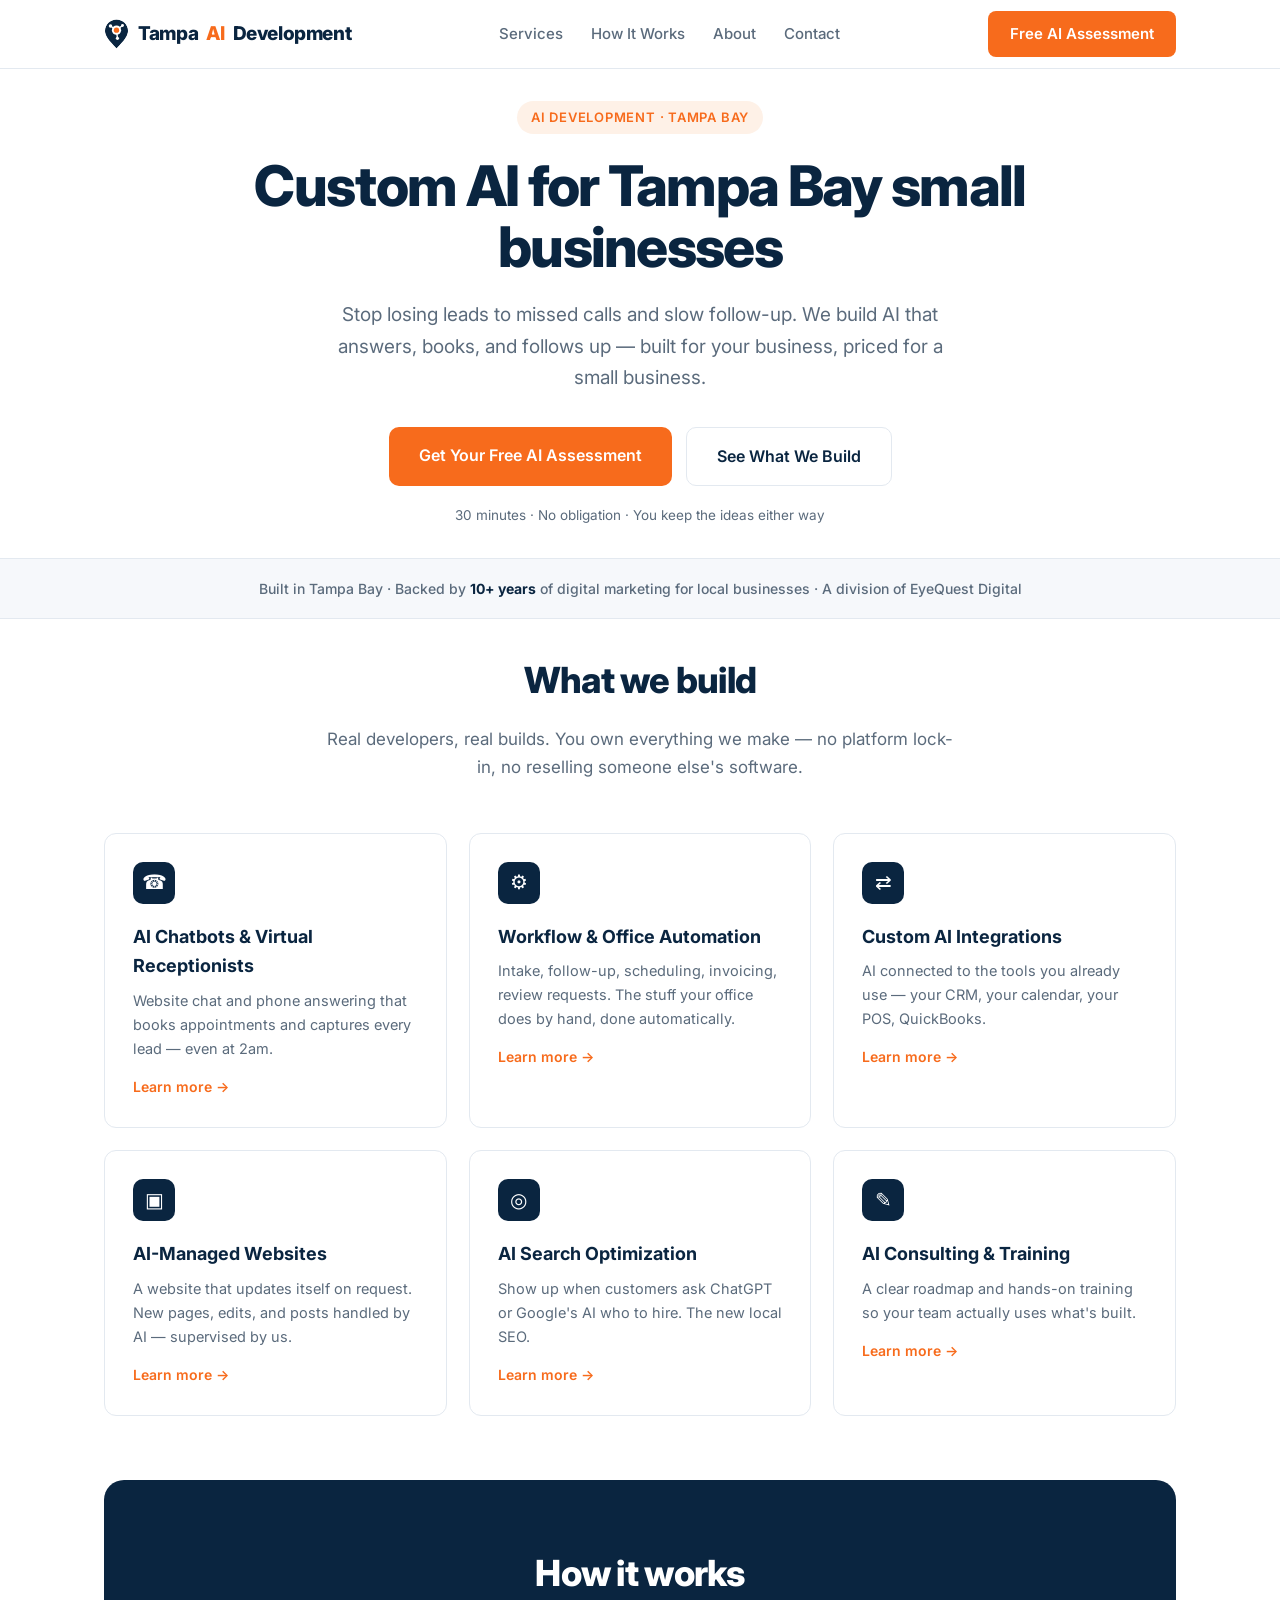
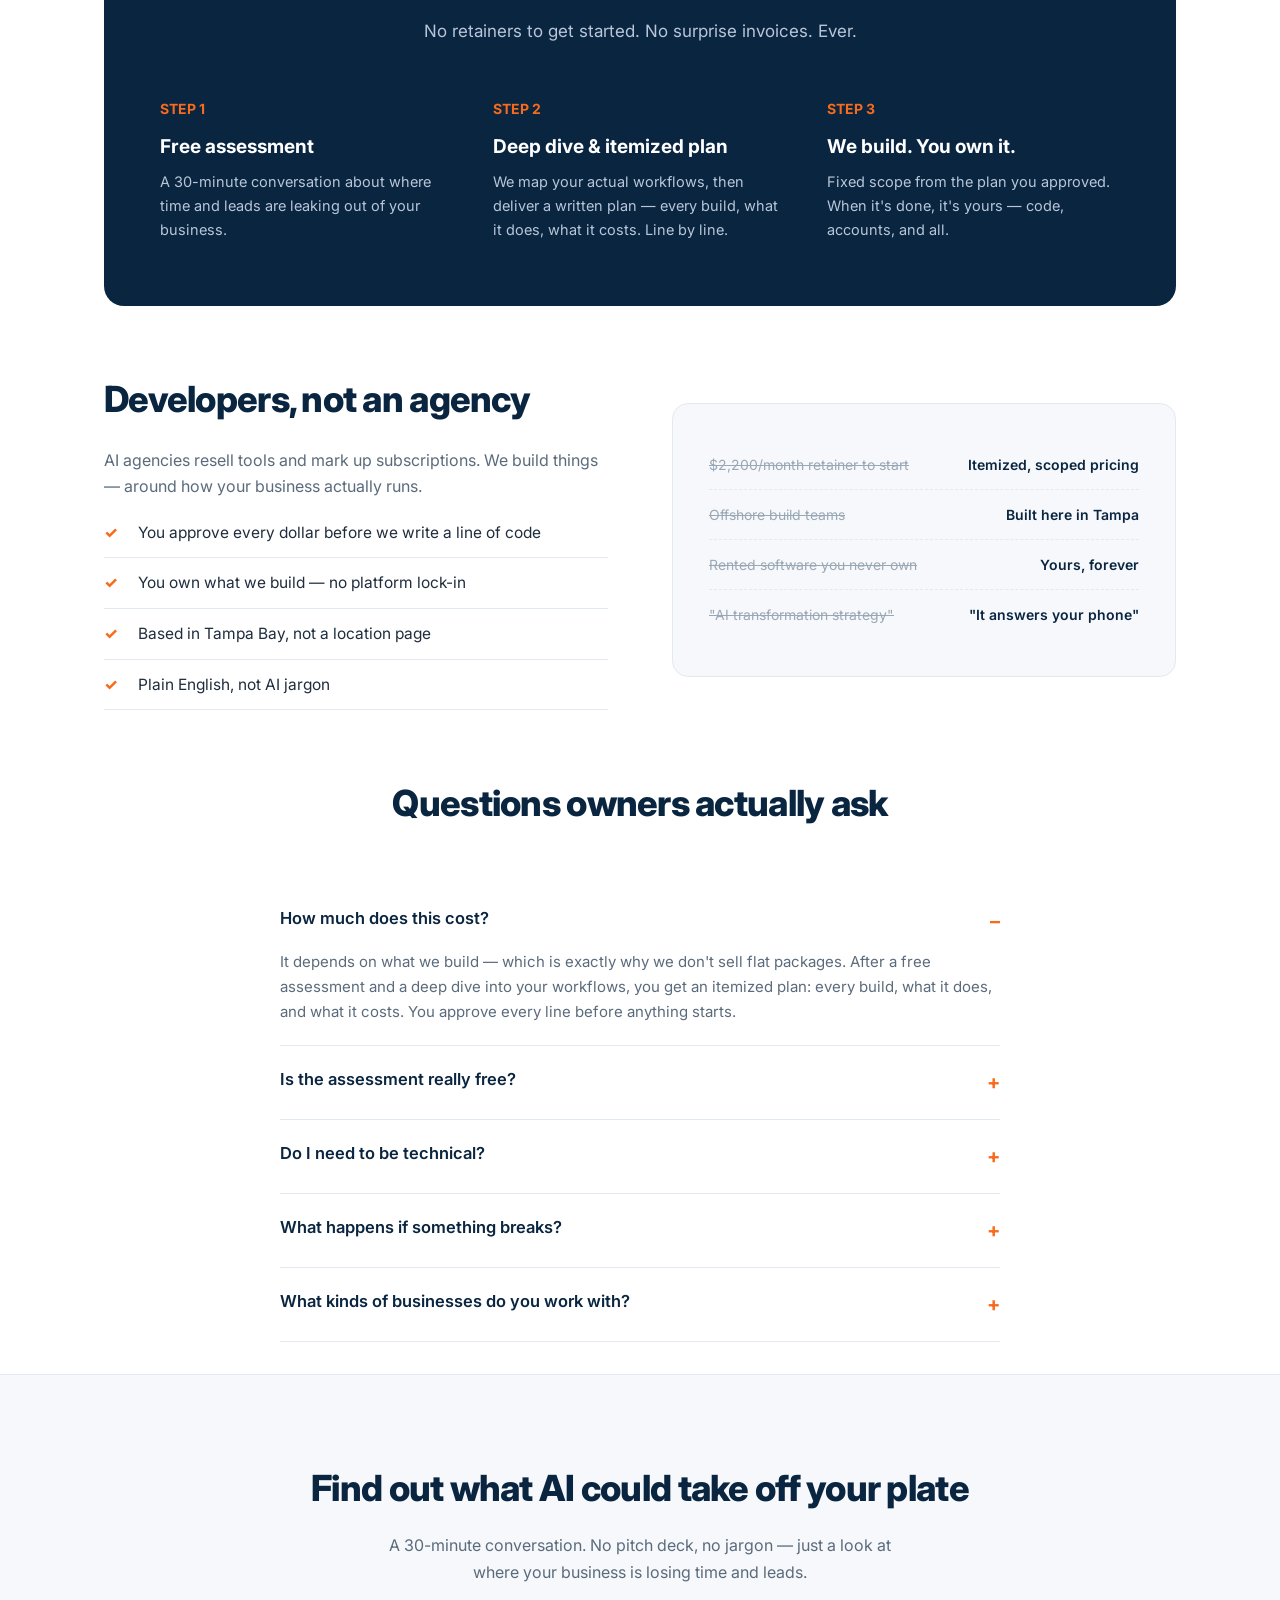
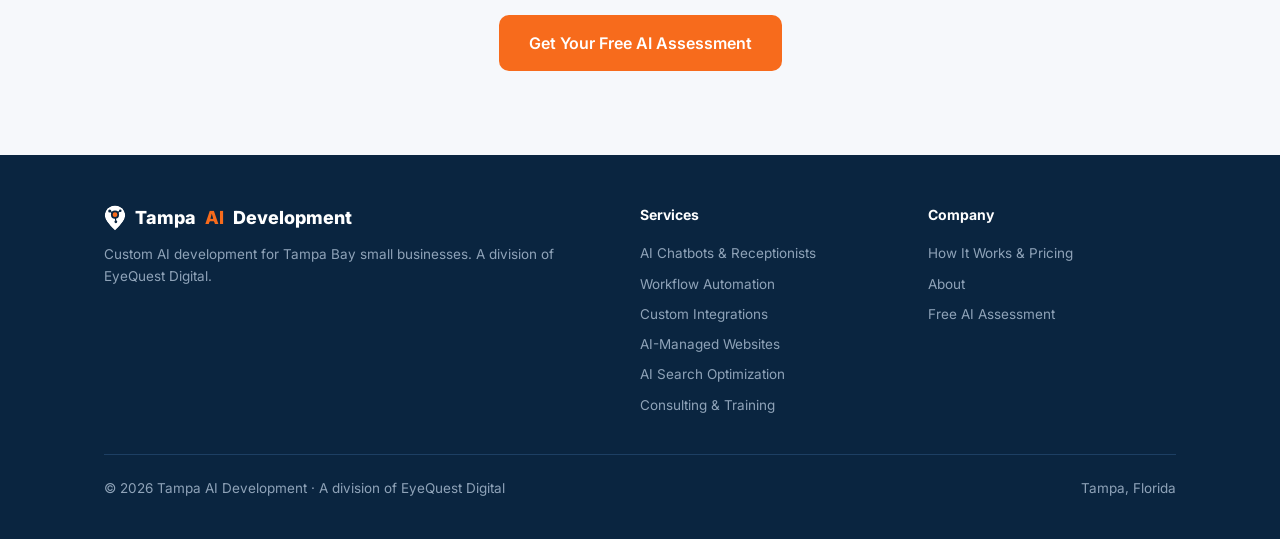
<file: index.html>
<!DOCTYPE html>
<html lang="en">
<head>
<meta charset="UTF-8">
<meta name="viewport" content="width=device-width, initial-scale=1.0">
<!-- Google tag (gtag.js) -->
<script async src="https://www.googletagmanager.com/gtag/js?id=G-2PPNQK3E79"></script>
<script>
window.dataLayer = window.dataLayer || [];
function gtag(){dataLayer.push(arguments);}
gtag('js', new Date());
gtag('config', 'G-2PPNQK3E79');
</script>
<title>AI Development Company in Tampa, FL — Custom AI for Small Businesses | Tampa AI Development</title>
<meta name="description" content="Tampa AI Development builds custom AI for Tampa Bay small businesses — AI receptionists, chatbots, and workflow automation. Free assessment, itemized pricing, you own what we build.">
<link rel="canonical" href="https://tampaaidevelopment.com/">
<link rel="preconnect" href="https://fonts.googleapis.com">
<link href="https://fonts.googleapis.com/css2?family=Inter:wght@400;500;600;700;800&display=swap" rel="stylesheet">
<link rel="stylesheet" href="style.css">
<link rel="icon" type="image/svg+xml" href="assets/logo/mark-navy.svg">
<script type="application/ld+json">
{
"@context": "https://schema.org",
"@type": "ProfessionalService",
"name": "Tampa AI Development",
"url": "https://tampaaidevelopment.com/",
"description": "Tampa AI Development is an AI development company in Tampa, Florida that builds custom AI for small businesses: AI chatbots and virtual receptionists, workflow automation, AI integrations, AI-managed websites, AI search optimization, and AI consulting and training.",
"areaServed": {
"@type": "GeoCircle",
"name": "Tampa Bay, Florida",
"geoMidpoint": {"@type": "GeoCoordinates", "latitude": 27.9506, "longitude": -82.4572}
},
"parentOrganization": {"@type": "Organization", "name": "EyeQuest Digital"},
"priceRange": "Free assessment, itemized project pricing",
"telephone": "+1-813-215-6386"
}
</script>
</head>
<body>

<header>
<div class="wrap nav">
<a class='logo' href='/'><img src="assets/logo/mark-navy.svg" alt="Tampa AI Development logo" class="logo-mark"><span class="logo-text"><span class="logo-top">Tampa<span class="logo-ai">AI</span></span><span>Development</span></span></a>
<nav class="nav-links" onclick="document.body.classList.remove('nav-open')">
<a href='/#services'>Services</a>
<a href='/how-it-works'>How It Works</a>
<a href='/about'>About</a>
<a href='/contact'>Contact</a>
<a class='btn nav-cta' href='/contact'>Free AI Assessment</a>
</nav>
<a class='btn' href='/contact'>Free AI Assessment</a>
<button class="nav-toggle" type="button" aria-label="Menu" aria-expanded="false" onclick="document.body.classList.toggle('nav-open');this.setAttribute('aria-expanded',document.body.classList.contains('nav-open'))"><span></span><span></span><span></span></button>
</div>
</header>

<section class="hero wrap">
<div class="eyebrow">AI Development · Tampa Bay</div>
<h1>Custom AI for Tampa Bay small businesses</h1>
<p class="sub">Stop losing leads to missed calls and slow follow-up. We build AI that answers, books, and follows up — built for your business, priced for a small business.</p>
<div class="hero-ctas">
<a class='btn btn-lg' href='/contact'>Get Your Free AI Assessment</a>
<a class='btn btn-lg btn-ghost' href='/#services'>See What We Build</a>
</div>
<div class="hero-note">30 minutes · No obligation · You keep the ideas either way</div>
</section>

<div class="trust">
<div class="wrap">Built in Tampa Bay · Backed by <b>10+ years</b> of digital marketing for local businesses · A division of EyeQuest Digital</div>
</div>

<section class="wrap" id="services">
<div class="sec-head">
<h2>What we build</h2>
<p>Real developers, real builds. You own everything we make — no platform lock-in, no reselling someone else's software.</p>
</div>
<div class="grid">
<div class="card"><div class="ico">☎</div><h3>AI Chatbots &amp; Virtual Receptionists</h3><p>Website chat and phone answering that books appointments and captures every lead — even at 2am.</p><a class='more' href='/ai-chatbots-virtual-receptionists'>Learn more →</a></div>
<div class="card"><div class="ico">⚙</div><h3>Workflow &amp; Office Automation</h3><p>Intake, follow-up, scheduling, invoicing, review requests. The stuff your office does by hand, done automatically.</p><a class='more' href='/workflow-automation'>Learn more →</a></div>
<div class="card"><div class="ico">⇄</div><h3>Custom AI Integrations</h3><p>AI connected to the tools you already use — your CRM, your calendar, your POS, QuickBooks.</p><a class='more' href='/custom-ai-integrations'>Learn more →</a></div>
<div class="card"><div class="ico">▣</div><h3>AI-Managed Websites</h3><p>A website that updates itself on request. New pages, edits, and posts handled by AI — supervised by us.</p><a class='more' href='/ai-managed-websites'>Learn more →</a></div>
<div class="card"><div class="ico">◎</div><h3>AI Search Optimization</h3><p>Show up when customers ask ChatGPT or Google's AI who to hire. The new local SEO.</p><a class='more' href='/ai-search-optimization'>Learn more →</a></div>
<div class="card"><div class="ico">✎</div><h3>AI Consulting &amp; Training</h3><p>A clear roadmap and hands-on training so your team actually uses what's built.</p><a class='more' href='/ai-consulting-training'>Learn more →</a></div>
</div>
</section>

<section class="wrap">
<div class="steps">
<div class="sec-head">
<h2>How it works</h2>
<p>No retainers to get started. No surprise invoices. Ever.</p>
</div>
<div class="steps-row">
<div class="step"><div class="num">STEP 1</div><h3>Free assessment</h3><p>A 30-minute conversation about where time and leads are leaking out of your business.</p></div>
<div class="step"><div class="num">STEP 2</div><h3>Deep dive &amp; itemized plan</h3><p>We map your actual workflows, then deliver a written plan — every build, what it does, what it costs. Line by line.</p></div>
<div class="step"><div class="num">STEP 3</div><h3>We build. You own it.</h3><p>Fixed scope from the plan you approved. When it's done, it's yours — code, accounts, and all.</p></div>
</div>
</div>
</section>

<section class="wrap diff">
<div>
<h2>Developers, not an agency</h2>
<p style="color:var(--muted)">AI agencies resell tools and mark up subscriptions. We build things — around how your business actually runs.</p>
<ul class="diff-list">
<li>You approve every dollar before we write a line of code</li>
<li>You own what we build — no platform lock-in</li>
<li>Based in Tampa Bay, not a location page</li>
<li>Plain English, not AI jargon</li>
</ul>
</div>
<div class="diff-visual">
<div class="row"><span class="them">$2,200/month retainer to start</span><span class="us">Itemized, scoped pricing</span></div>
<div class="row"><span class="them">Offshore build teams</span><span class="us">Built here in Tampa</span></div>
<div class="row"><span class="them">Rented software you never own</span><span class="us">Yours, forever</span></div>
<div class="row"><span class="them">"AI transformation strategy"</span><span class="us">"It answers your phone"</span></div>
</div>
</section>

<section class="wrap">
<div class="sec-head"><h2>Questions owners actually ask</h2></div>
<div class="faq">
<details open><summary>How much does this cost?</summary><p>It depends on what we build — which is exactly why we don't sell flat packages. After a free assessment and a deep dive into your workflows, you get an itemized plan: every build, what it does, and what it costs. You approve every line before anything starts.</p></details>
<details><summary>Is the assessment really free?</summary><p>Yes. Thirty minutes, no obligation, and you'll walk away with at least one idea you can use whether or not you hire us.</p></details>
<details><summary>Do I need to be technical?</summary><p>Not at all. If you can describe how your business runs, we can build for it.</p></details>
<details><summary>What happens if something breaks?</summary><p>Optional care plans cover hosting, monitoring, and tweaks. Or take the keys and run it yourself — it's yours.</p></details>
<details><summary>What kinds of businesses do you work with?</summary><p>Tampa Bay small businesses of every kind — law offices, restaurants, home services, medical practices, marine businesses, and more. If your business answers phones, books appointments, or does repetitive office work, there's something worth automating.</p></details>
</div>
</section>

<section class="cta-final">
<div class="wrap">
<h2>Find out what AI could take off your plate</h2>
<p>A 30-minute conversation. No pitch deck, no jargon — just a look at where your business is losing time and leads.</p>
<a class='btn btn-lg' href='/contact'>Get Your Free AI Assessment</a>
</div>
</section>

<footer>
<div class="wrap">
<div class="foot-grid">
<div>
<div class="foot-logo"><img src="assets/logo/mark-white.svg" alt="" class="foot-mark">Tampa<span>AI</span>Development</div>
<p>Custom AI development for Tampa Bay small businesses. A division of EyeQuest Digital.</p>
</div>
<div>
<h4>Services</h4>
<a href='/ai-chatbots-virtual-receptionists'>AI Chatbots &amp; Receptionists</a>
<a href='/workflow-automation'>Workflow Automation</a>
<a href='/custom-ai-integrations'>Custom Integrations</a>
<a href='/ai-managed-websites'>AI-Managed Websites</a>
<a href='/ai-search-optimization'>AI Search Optimization</a>
<a href='/ai-consulting-training'>Consulting &amp; Training</a>
</div>
<div>
<h4>Company</h4>
<a href='/how-it-works'>How It Works &amp; Pricing</a>
<a href='/about'>About</a>
<a href='/contact'>Free AI Assessment</a>
</div>
</div>
<div class="foot-bottom">
<div>© 2026 Tampa AI Development · A division of EyeQuest Digital</div>
<div>Tampa, Florida</div>
</div>
</div>
</footer>

</body>
</html>
</file>
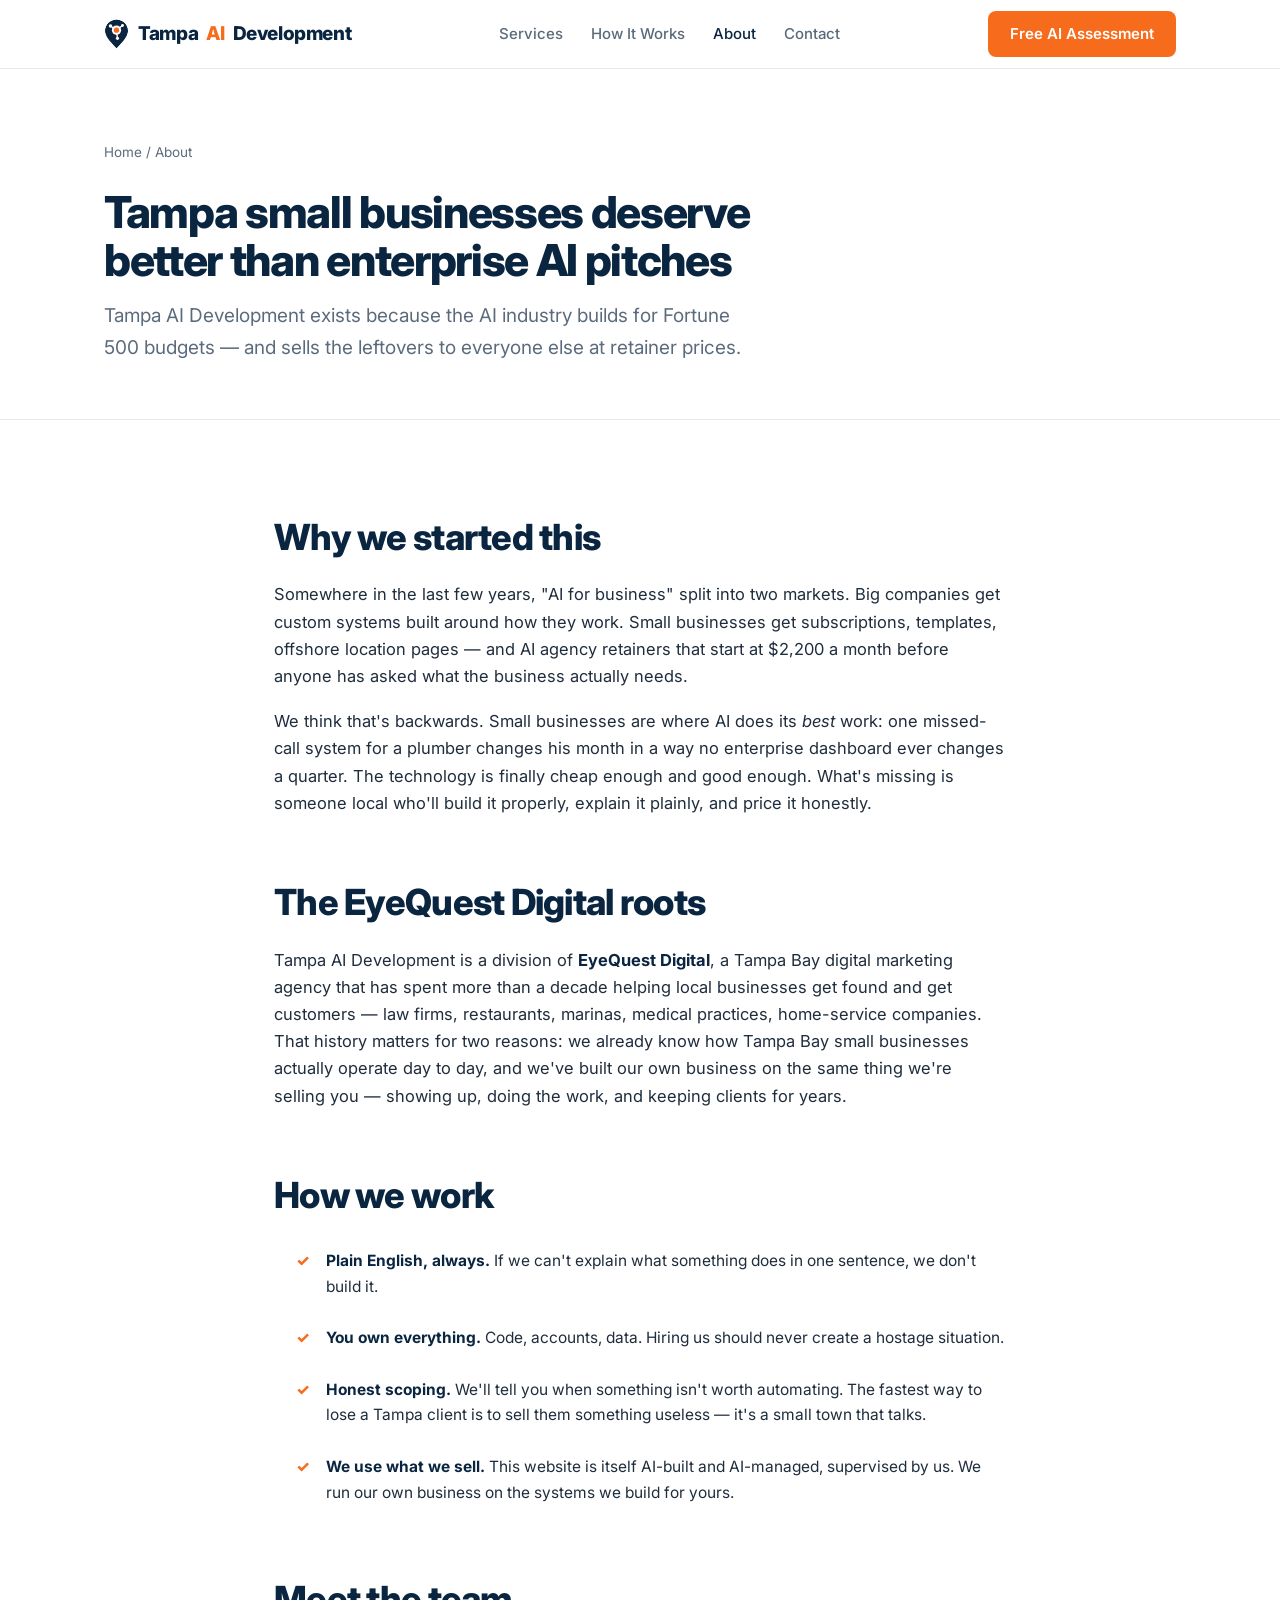
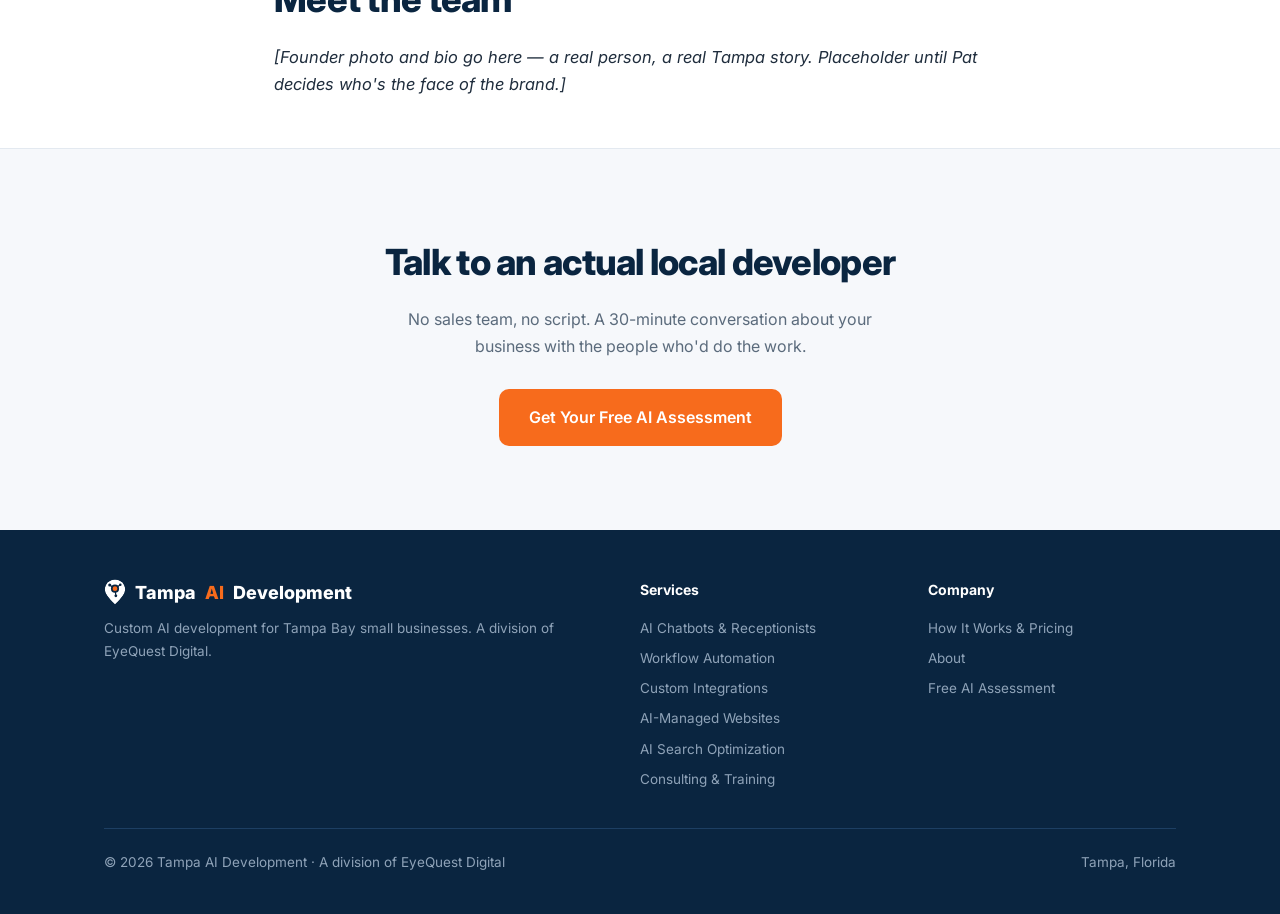
<file: about.html>
<!DOCTYPE html>
<html lang="en">
<head>
<meta charset="UTF-8">
<meta name="viewport" content="width=device-width, initial-scale=1.0">
<!-- Google tag (gtag.js) -->
<script async src="https://www.googletagmanager.com/gtag/js?id=G-2PPNQK3E79"></script>
<script>
window.dataLayer = window.dataLayer || [];
function gtag(){dataLayer.push(arguments);}
gtag('js', new Date());
gtag('config', 'G-2PPNQK3E79');
</script>
<title>About Tampa AI Development | Tampa's AI Development Team</title>
<meta name="description" content="Tampa AI Development builds custom AI for Tampa Bay small businesses. A division of EyeQuest Digital, with 10+ years serving local businesses — actually based here, actually reachable.">
<link rel="canonical" href="https://tampaaidevelopment.com/about">
<link rel="preconnect" href="https://fonts.googleapis.com">
<link href="https://fonts.googleapis.com/css2?family=Inter:wght@400;500;600;700;800&display=swap" rel="stylesheet">
<link rel="stylesheet" href="style.css">
<link rel="icon" type="image/svg+xml" href="assets/logo/mark-navy.svg">
<script type="application/ld+json">
{
"@context": "https://schema.org",
"@type": "AboutPage",
"mainEntity": {
"@type": "ProfessionalService",
"name": "Tampa AI Development",
"url": "https://tampaaidevelopment.com/",
"parentOrganization": {"@type": "Organization", "name": "EyeQuest Digital"},
"areaServed": "Tampa Bay, Florida"
}
}
</script>
</head>
<body>

<header>
<div class="wrap nav">
<a class='logo' href='/'><img src="assets/logo/mark-navy.svg" alt="Tampa AI Development logo" class="logo-mark"><span class="logo-text"><span class="logo-top">Tampa<span class="logo-ai">AI</span></span><span>Development</span></span></a>
<nav class="nav-links" onclick="document.body.classList.remove('nav-open')">
<a href='/#services'>Services</a>
<a href='/how-it-works'>How It Works</a>
<a class='active' href='/about'>About</a>
<a href='/contact'>Contact</a>
<a class='btn nav-cta' href='/contact'>Free AI Assessment</a>
</nav>
<a class='btn' href='/contact'>Free AI Assessment</a>
<button class="nav-toggle" type="button" aria-label="Menu" aria-expanded="false" onclick="document.body.classList.toggle('nav-open');this.setAttribute('aria-expanded',document.body.classList.contains('nav-open'))"><span></span><span></span><span></span></button>
</div>
</header>

<section class="page-hero">
<div class="wrap">
<div class="crumbs"><a href='/'>Home</a> / About</div>
<h1>Tampa small businesses deserve better than enterprise AI pitches</h1>
<p class="lede">Tampa AI Development exists because the AI industry builds for Fortune 500 budgets — and sells the leftovers to everyone else at retainer prices.</p>
</div>
</section>

<section class="wrap prose wrap-narrow">
<h2>Why we started this</h2>
<p>Somewhere in the last few years, "AI for business" split into two markets. Big companies get custom systems built around how they work. Small businesses get subscriptions, templates, offshore location pages — and AI agency retainers that start at $2,200 a month before anyone has asked what the business actually needs.</p>
<p>We think that's backwards. Small businesses are where AI does its <em>best</em> work: one missed-call system for a plumber changes his month in a way no enterprise dashboard ever changes a quarter. The technology is finally cheap enough and good enough. What's missing is someone local who'll build it properly, explain it plainly, and price it honestly.</p>

<h2>The EyeQuest Digital roots</h2>
<p>Tampa AI Development is a division of <strong>EyeQuest Digital</strong>, a Tampa Bay digital marketing agency that has spent more than a decade helping local businesses get found and get customers — law firms, restaurants, marinas, medical practices, home-service companies. That history matters for two reasons: we already know how Tampa Bay small businesses actually operate day to day, and we've built our own business on the same thing we're selling you — showing up, doing the work, and keeping clients for years.</p>

<h2>How we work</h2>
<ul class="checklist">
<li><strong>Plain English, always.</strong> If we can't explain what something does in one sentence, we don't build it.</li>
<li><strong>You own everything.</strong> Code, accounts, data. Hiring us should never create a hostage situation.</li>
<li><strong>Honest scoping.</strong> We'll tell you when something isn't worth automating. The fastest way to lose a Tampa client is to sell them something useless — it's a small town that talks.</li>
<li><strong>We use what we sell.</strong> This website is itself AI-built and AI-managed, supervised by us. We run our own business on the systems we build for yours.</li>
</ul>

<h2>Meet the team</h2>
<p><em>[Founder photo and bio go here — a real person, a real Tampa story. Placeholder until Pat decides who's the face of the brand.]</em></p>
</section>

<section class="cta-final">
<div class="wrap">
<h2>Talk to an actual local developer</h2>
<p>No sales team, no script. A 30-minute conversation about your business with the people who'd do the work.</p>
<a class='btn btn-lg' href='/contact'>Get Your Free AI Assessment</a>
</div>
</section>

<footer>
<div class="wrap">
<div class="foot-grid">
<div>
<div class="foot-logo"><img src="assets/logo/mark-white.svg" alt="" class="foot-mark">Tampa<span>AI</span>Development</div>
<p>Custom AI development for Tampa Bay small businesses. A division of EyeQuest Digital.</p>
</div>
<div>
<h4>Services</h4>
<a href='/ai-chatbots-virtual-receptionists'>AI Chatbots &amp; Receptionists</a>
<a href='/workflow-automation'>Workflow Automation</a>
<a href='/custom-ai-integrations'>Custom Integrations</a>
<a href='/ai-managed-websites'>AI-Managed Websites</a>
<a href='/ai-search-optimization'>AI Search Optimization</a>
<a href='/ai-consulting-training'>Consulting &amp; Training</a>
</div>
<div>
<h4>Company</h4>
<a href='/how-it-works'>How It Works &amp; Pricing</a>
<a href='/about'>About</a>
<a href='/contact'>Free AI Assessment</a>
</div>
</div>
<div class="foot-bottom">
<div>© 2026 Tampa AI Development · A division of EyeQuest Digital</div>
<div>Tampa, Florida</div>
</div>
</div>
</footer>

</body>
</html>
</file>
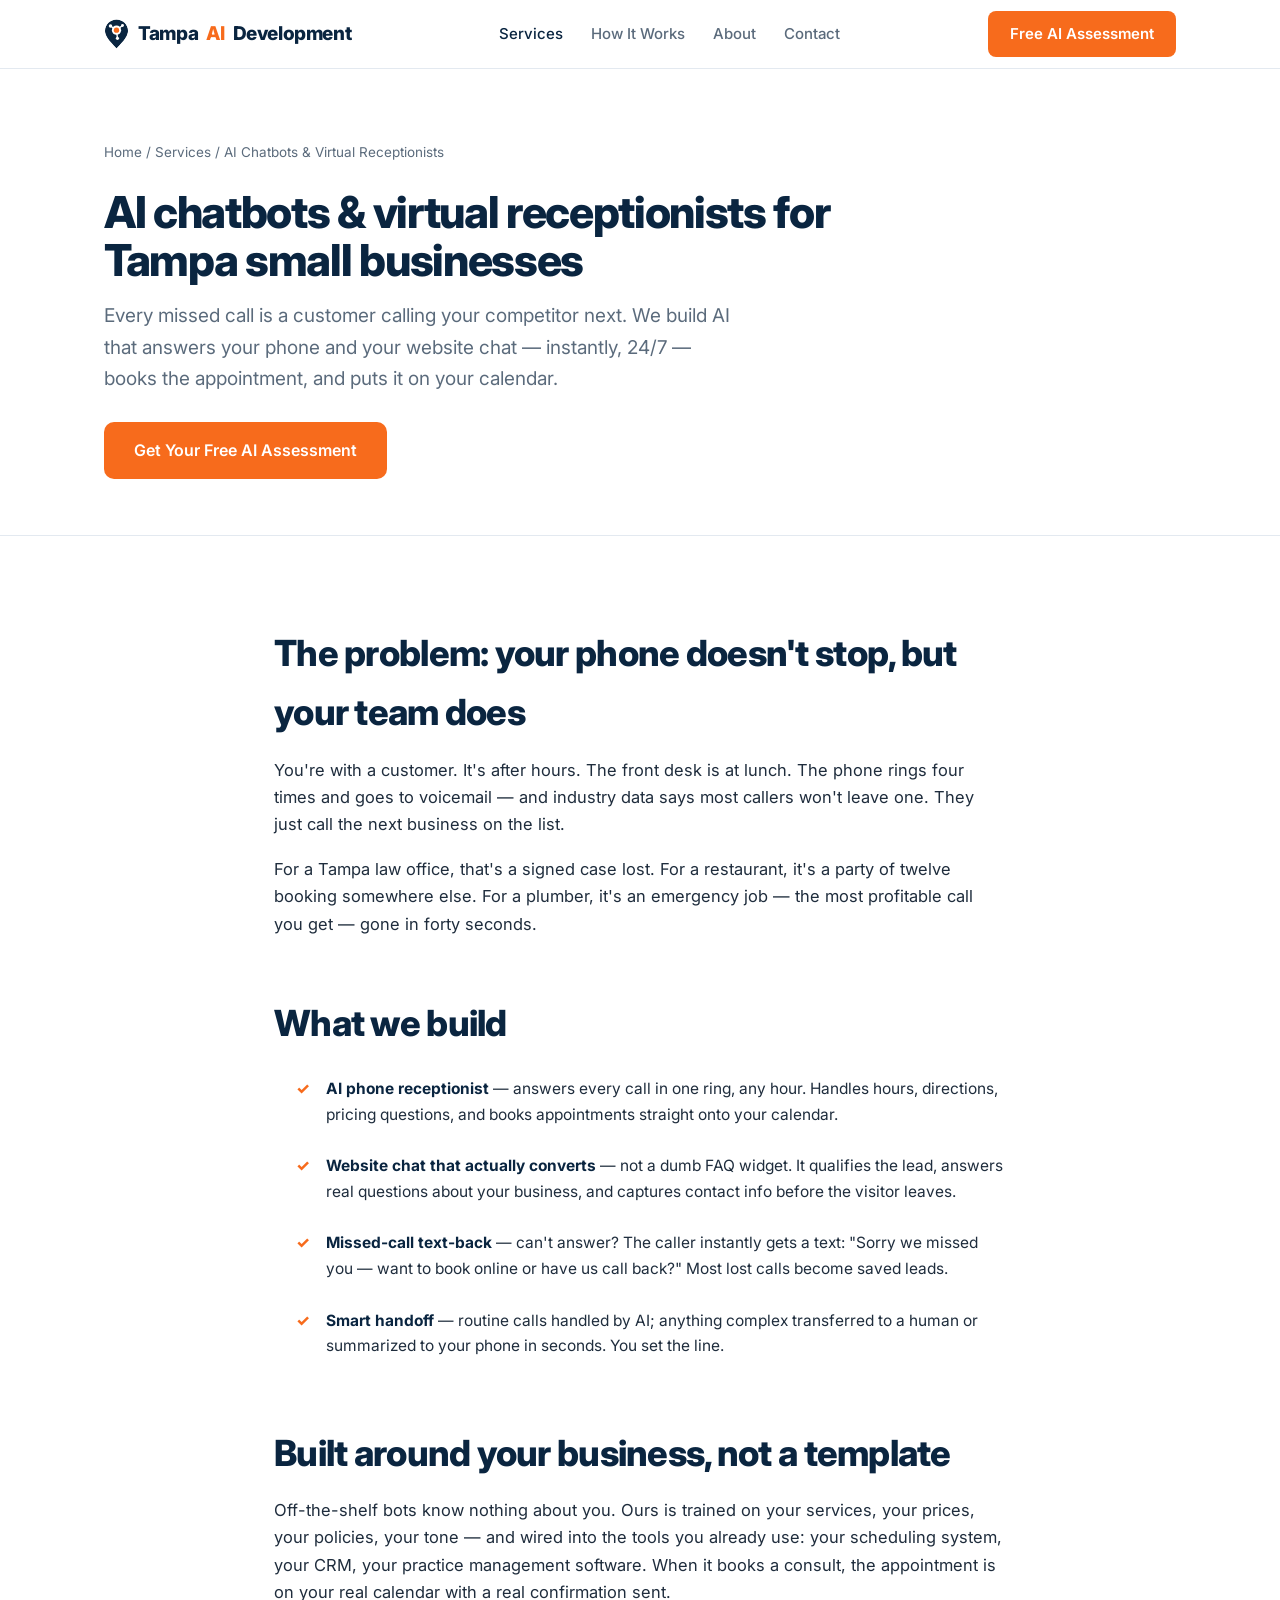
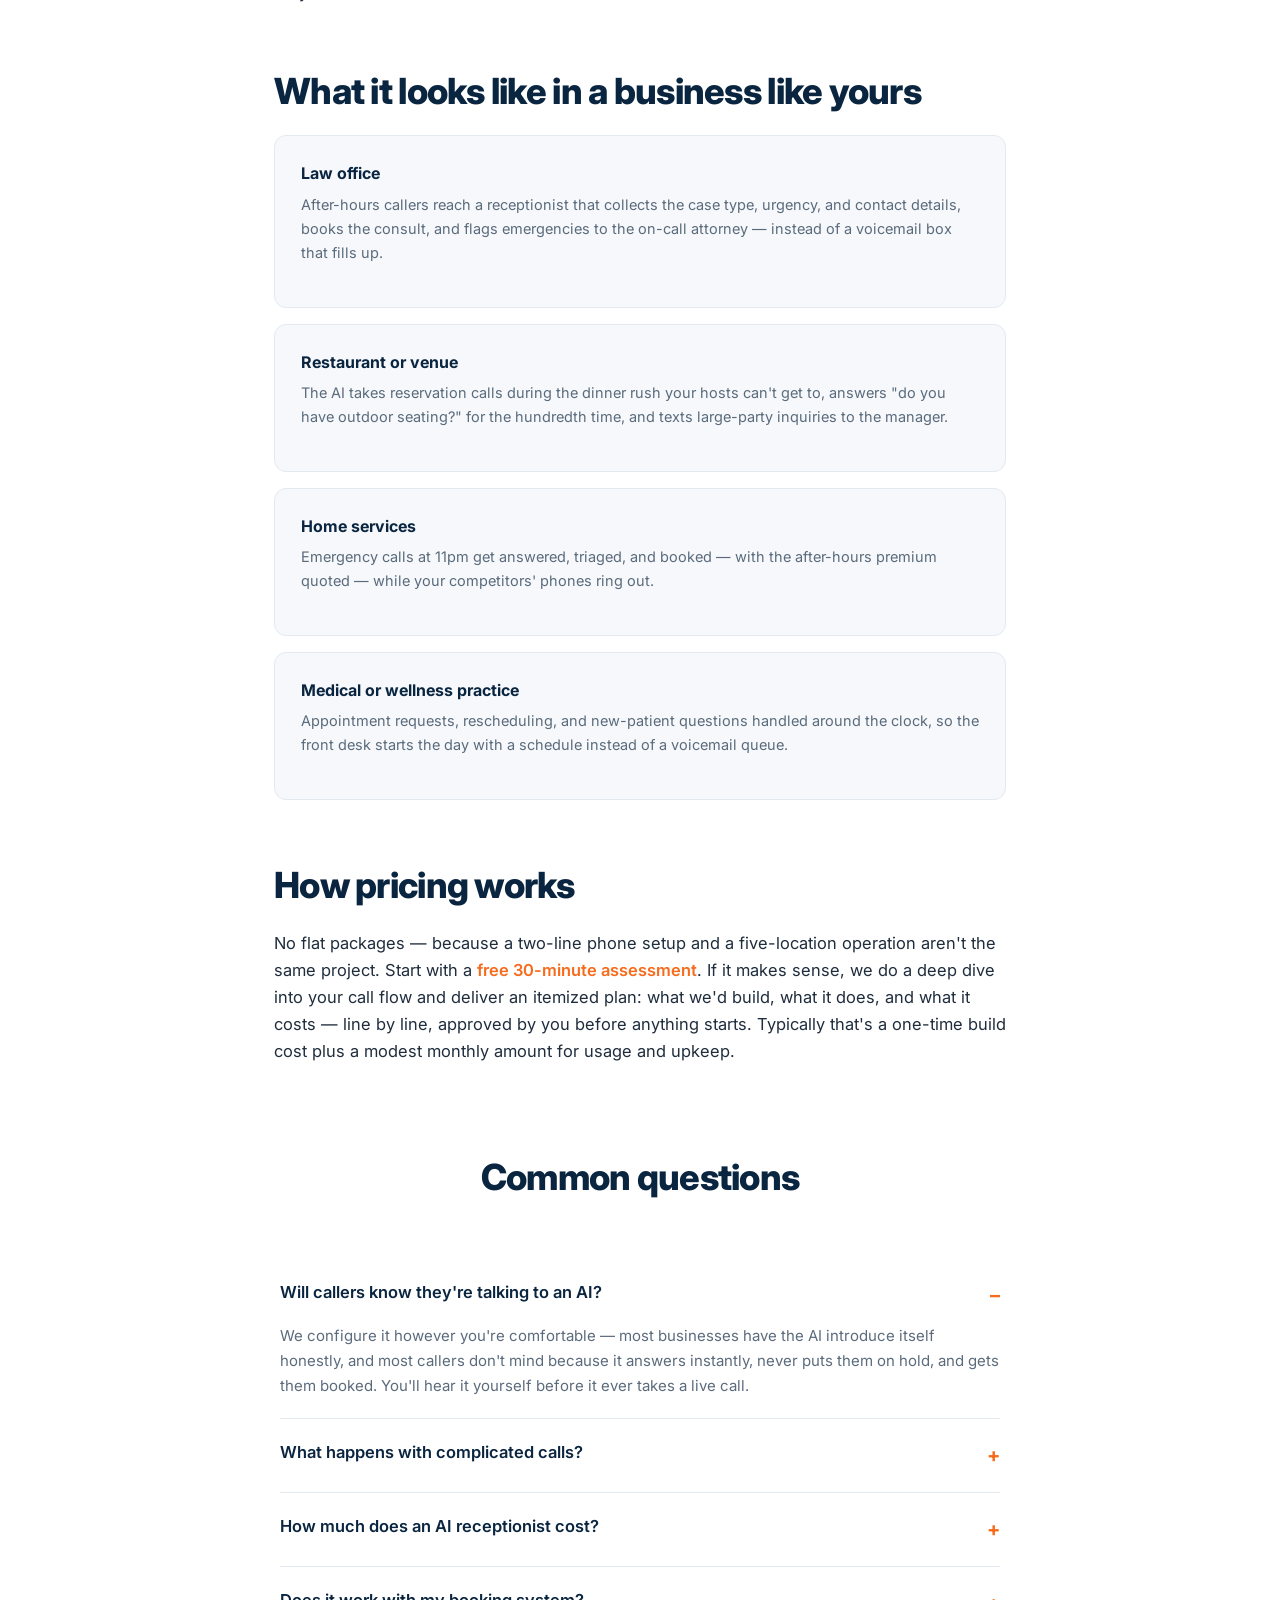
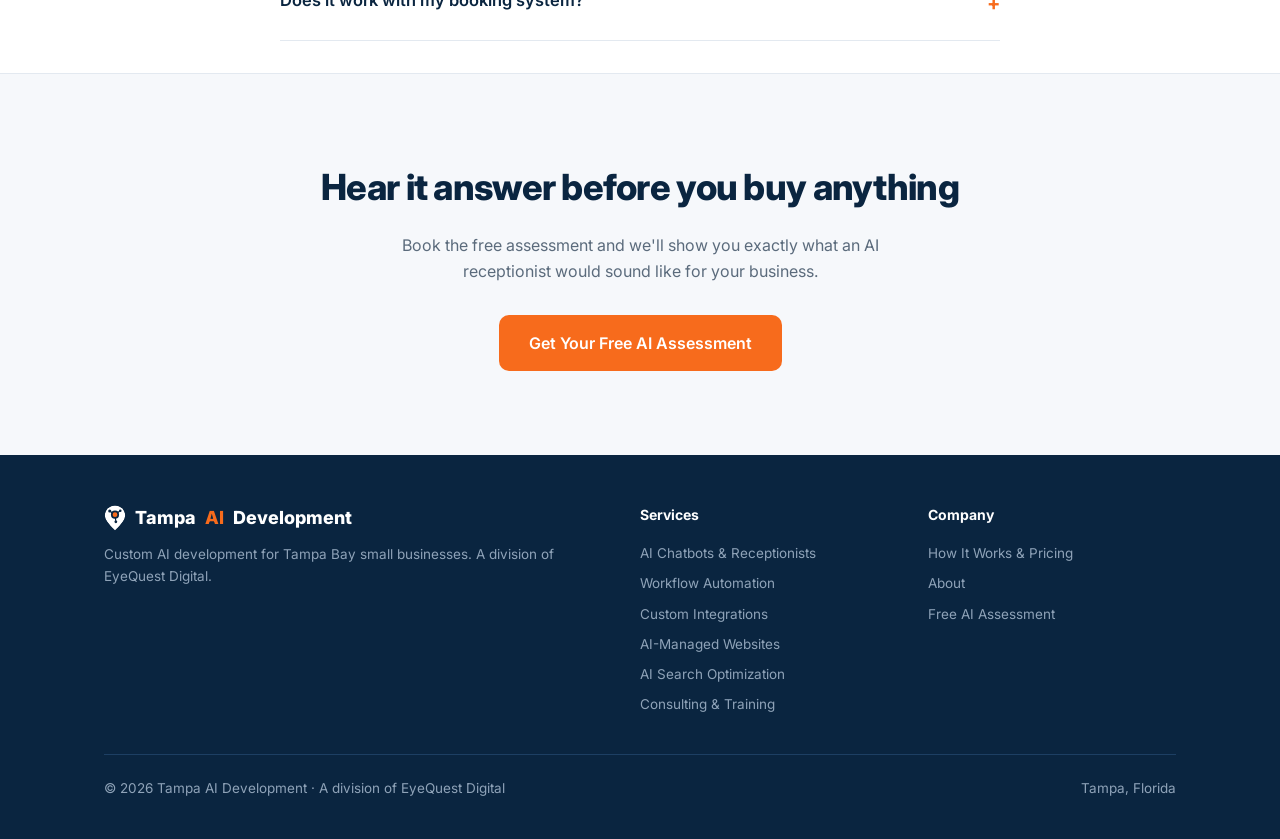
<file: ai-chatbots-virtual-receptionists.html>
<!DOCTYPE html>
<html lang="en">
<head>
<meta charset="UTF-8">
<meta name="viewport" content="width=device-width, initial-scale=1.0">
<!-- Google tag (gtag.js) -->
<script async src="https://www.googletagmanager.com/gtag/js?id=G-2PPNQK3E79"></script>
<script>
window.dataLayer = window.dataLayer || [];
function gtag(){dataLayer.push(arguments);}
gtag('js', new Date());
gtag('config', 'G-2PPNQK3E79');
</script>
<title>AI Chatbots &amp; Virtual Receptionists for Tampa Small Businesses | Tampa AI Development</title>
<meta name="description" content="AI receptionists and website chatbots for Tampa Bay small businesses. Answer every call, book appointments 24/7, and capture the leads you're currently missing. Free assessment.">
<link rel="canonical" href="https://tampaaidevelopment.com/ai-chatbots-virtual-receptionists">
<link rel="preconnect" href="https://fonts.googleapis.com">
<link href="https://fonts.googleapis.com/css2?family=Inter:wght@400;500;600;700;800&display=swap" rel="stylesheet">
<link rel="stylesheet" href="style.css">
<link rel="icon" type="image/svg+xml" href="assets/logo/mark-navy.svg">
<script type="application/ld+json">
{
"@context": "https://schema.org",
"@type": "Service",
"name": "AI Chatbots & Virtual Receptionists",
"serviceType": "AI chatbot and AI receptionist development",
"provider": {"@type": "ProfessionalService", "name": "Tampa AI Development", "url": "https://tampaaidevelopment.com/"},
"areaServed": "Tampa Bay, Florida",
"description": "Custom AI chatbots and virtual receptionists for small businesses: 24/7 phone answering, website chat, appointment booking, lead capture, and missed-call text-back."
}
</script>
<script type="application/ld+json">
{
"@context": "https://schema.org",
"@type": "FAQPage",
"mainEntity": [
{"@type": "Question", "name": "Will callers know they're talking to an AI?", "acceptedAnswer": {"@type": "Answer", "text": "We configure it however you're comfortable — most businesses have the AI introduce itself honestly, and most callers don't mind because it answers instantly, never puts them on hold, and gets them booked. You'll hear it yourself before it ever takes a live call."}},
{"@type": "Question", "name": "What happens with complicated calls?", "acceptedAnswer": {"@type": "Answer", "text": "The AI handles the routine — hours, directions, booking, common questions — and hands anything complex to a human: it can transfer the call, take a detailed message, or text you a summary on the spot. You decide where that line is."}},
{"@type": "Question", "name": "How much does an AI receptionist cost?", "acceptedAnswer": {"@type": "Answer", "text": "It depends on call volume and what it needs to do. After a free assessment and deep dive, you get an itemized plan with exact line-by-line pricing before anything is built — typically a one-time build cost plus modest monthly usage."}},
{"@type": "Question", "name": "Does it work with my booking system?", "acceptedAnswer": {"@type": "Answer", "text": "Almost certainly. We build custom integrations with the calendar, CRM, or scheduling tool you already use — that's the point of hiring developers rather than buying an off-the-shelf bot."}}
]
}
</script>
</head>
<body>

<header>
<div class="wrap nav">
<a class='logo' href='/'><img src="assets/logo/mark-navy.svg" alt="Tampa AI Development logo" class="logo-mark"><span class="logo-text"><span class="logo-top">Tampa<span class="logo-ai">AI</span></span><span>Development</span></span></a>
<nav class="nav-links" onclick="document.body.classList.remove('nav-open')">
<a class='active' href='/#services'>Services</a>
<a href='/how-it-works'>How It Works</a>
<a href='/about'>About</a>
<a href='/contact'>Contact</a>
<a class='btn nav-cta' href='/contact'>Free AI Assessment</a>
</nav>
<a class='btn' href='/contact'>Free AI Assessment</a>
<button class="nav-toggle" type="button" aria-label="Menu" aria-expanded="false" onclick="document.body.classList.toggle('nav-open');this.setAttribute('aria-expanded',document.body.classList.contains('nav-open'))"><span></span><span></span><span></span></button>
</div>
</header>

<section class="page-hero">
<div class="wrap">
<div class="crumbs"><a href='/'>Home</a> / <a href='/#services'>Services</a> / AI Chatbots &amp; Virtual Receptionists</div>
<h1>AI chatbots &amp; virtual receptionists for Tampa small businesses</h1>
<p class="lede">Every missed call is a customer calling your competitor next. We build AI that answers your phone and your website chat — instantly, 24/7 — books the appointment, and puts it on your calendar.</p>
<div style="margin-top:28px"><a class='btn btn-lg' href='/contact'>Get Your Free AI Assessment</a></div>
</div>
</section>

<section class="wrap prose wrap-narrow">
<h2>The problem: your phone doesn't stop, but your team does</h2>
<p>You're with a customer. It's after hours. The front desk is at lunch. The phone rings four times and goes to voicemail — and industry data says most callers won't leave one. They just call the next business on the list.</p>
<p>For a Tampa law office, that's a signed case lost. For a restaurant, it's a party of twelve booking somewhere else. For a plumber, it's an emergency job — the most profitable call you get — gone in forty seconds.</p>

<h2>What we build</h2>
<ul class="checklist">
<li><strong>AI phone receptionist</strong> — answers every call in one ring, any hour. Handles hours, directions, pricing questions, and books appointments straight onto your calendar.</li>
<li><strong>Website chat that actually converts</strong> — not a dumb FAQ widget. It qualifies the lead, answers real questions about your business, and captures contact info before the visitor leaves.</li>
<li><strong>Missed-call text-back</strong> — can't answer? The caller instantly gets a text: "Sorry we missed you — want to book online or have us call back?" Most lost calls become saved leads.</li>
<li><strong>Smart handoff</strong> — routine calls handled by AI; anything complex transferred to a human or summarized to your phone in seconds. You set the line.</li>
</ul>

<h2>Built around your business, not a template</h2>
<p>Off-the-shelf bots know nothing about you. Ours is trained on your services, your prices, your policies, your tone — and wired into the tools you already use: your scheduling system, your CRM, your practice management software. When it books a consult, the appointment is on your real calendar with a real confirmation sent.</p>

<h2>What it looks like in a business like yours</h2>
<div class="scenario"><h3>Law office</h3><p>After-hours callers reach a receptionist that collects the case type, urgency, and contact details, books the consult, and flags emergencies to the on-call attorney — instead of a voicemail box that fills up.</p></div>
<div class="scenario"><h3>Restaurant or venue</h3><p>The AI takes reservation calls during the dinner rush your hosts can't get to, answers "do you have outdoor seating?" for the hundredth time, and texts large-party inquiries to the manager.</p></div>
<div class="scenario"><h3>Home services</h3><p>Emergency calls at 11pm get answered, triaged, and booked — with the after-hours premium quoted — while your competitors' phones ring out.</p></div>
<div class="scenario"><h3>Medical or wellness practice</h3><p>Appointment requests, rescheduling, and new-patient questions handled around the clock, so the front desk starts the day with a schedule instead of a voicemail queue.</p></div>

<h2>How pricing works</h2>
<p>No flat packages — because a two-line phone setup and a five-location operation aren't the same project. Start with a <a href='/contact' style='color:var(--accent);font-weight:600'>free 30-minute assessment</a>. If it makes sense, we do a deep dive into your call flow and deliver an itemized plan: what we'd build, what it does, and what it costs — line by line, approved by you before anything starts. Typically that's a one-time build cost plus a modest monthly amount for usage and upkeep.</p>
</section>

<section class="wrap">
<div class="sec-head"><h2>Common questions</h2></div>
<div class="faq">
<details open><summary>Will callers know they're talking to an AI?</summary><p>We configure it however you're comfortable — most businesses have the AI introduce itself honestly, and most callers don't mind because it answers instantly, never puts them on hold, and gets them booked. You'll hear it yourself before it ever takes a live call.</p></details>
<details><summary>What happens with complicated calls?</summary><p>The AI handles the routine — hours, directions, booking, common questions — and hands anything complex to a human: transfer, detailed message, or an instant text summary to you. You decide where that line is.</p></details>
<details><summary>How much does an AI receptionist cost?</summary><p>It depends on call volume and what it needs to do. After the free assessment and deep dive, you get an itemized plan with exact pricing before anything is built — typically a one-time build cost plus modest monthly usage.</p></details>
<details><summary>Does it work with my booking system?</summary><p>Almost certainly. We build custom integrations with the calendar, CRM, or scheduling tool you already use — that's the point of hiring developers instead of buying an off-the-shelf bot.</p></details>
</div>
</section>

<section class="cta-final">
<div class="wrap">
<h2>Hear it answer before you buy anything</h2>
<p>Book the free assessment and we'll show you exactly what an AI receptionist would sound like for your business.</p>
<a class='btn btn-lg' href='/contact'>Get Your Free AI Assessment</a>
</div>
</section>

<footer>
<div class="wrap">
<div class="foot-grid">
<div>
<div class="foot-logo"><img src="assets/logo/mark-white.svg" alt="" class="foot-mark">Tampa<span>AI</span>Development</div>
<p>Custom AI development for Tampa Bay small businesses. A division of EyeQuest Digital.</p>
</div>
<div>
<h4>Services</h4>
<a href='/ai-chatbots-virtual-receptionists'>AI Chatbots &amp; Receptionists</a>
<a href='/workflow-automation'>Workflow Automation</a>
<a href='/custom-ai-integrations'>Custom Integrations</a>
<a href='/ai-managed-websites'>AI-Managed Websites</a>
<a href='/ai-search-optimization'>AI Search Optimization</a>
<a href='/ai-consulting-training'>Consulting &amp; Training</a>
</div>
<div>
<h4>Company</h4>
<a href='/how-it-works'>How It Works &amp; Pricing</a>
<a href='/about'>About</a>
<a href='/contact'>Free AI Assessment</a>
</div>
</div>
<div class="foot-bottom">
<div>© 2026 Tampa AI Development · A division of EyeQuest Digital</div>
<div>Tampa, Florida</div>
</div>
</div>
</footer>

</body>
</html>
</file>
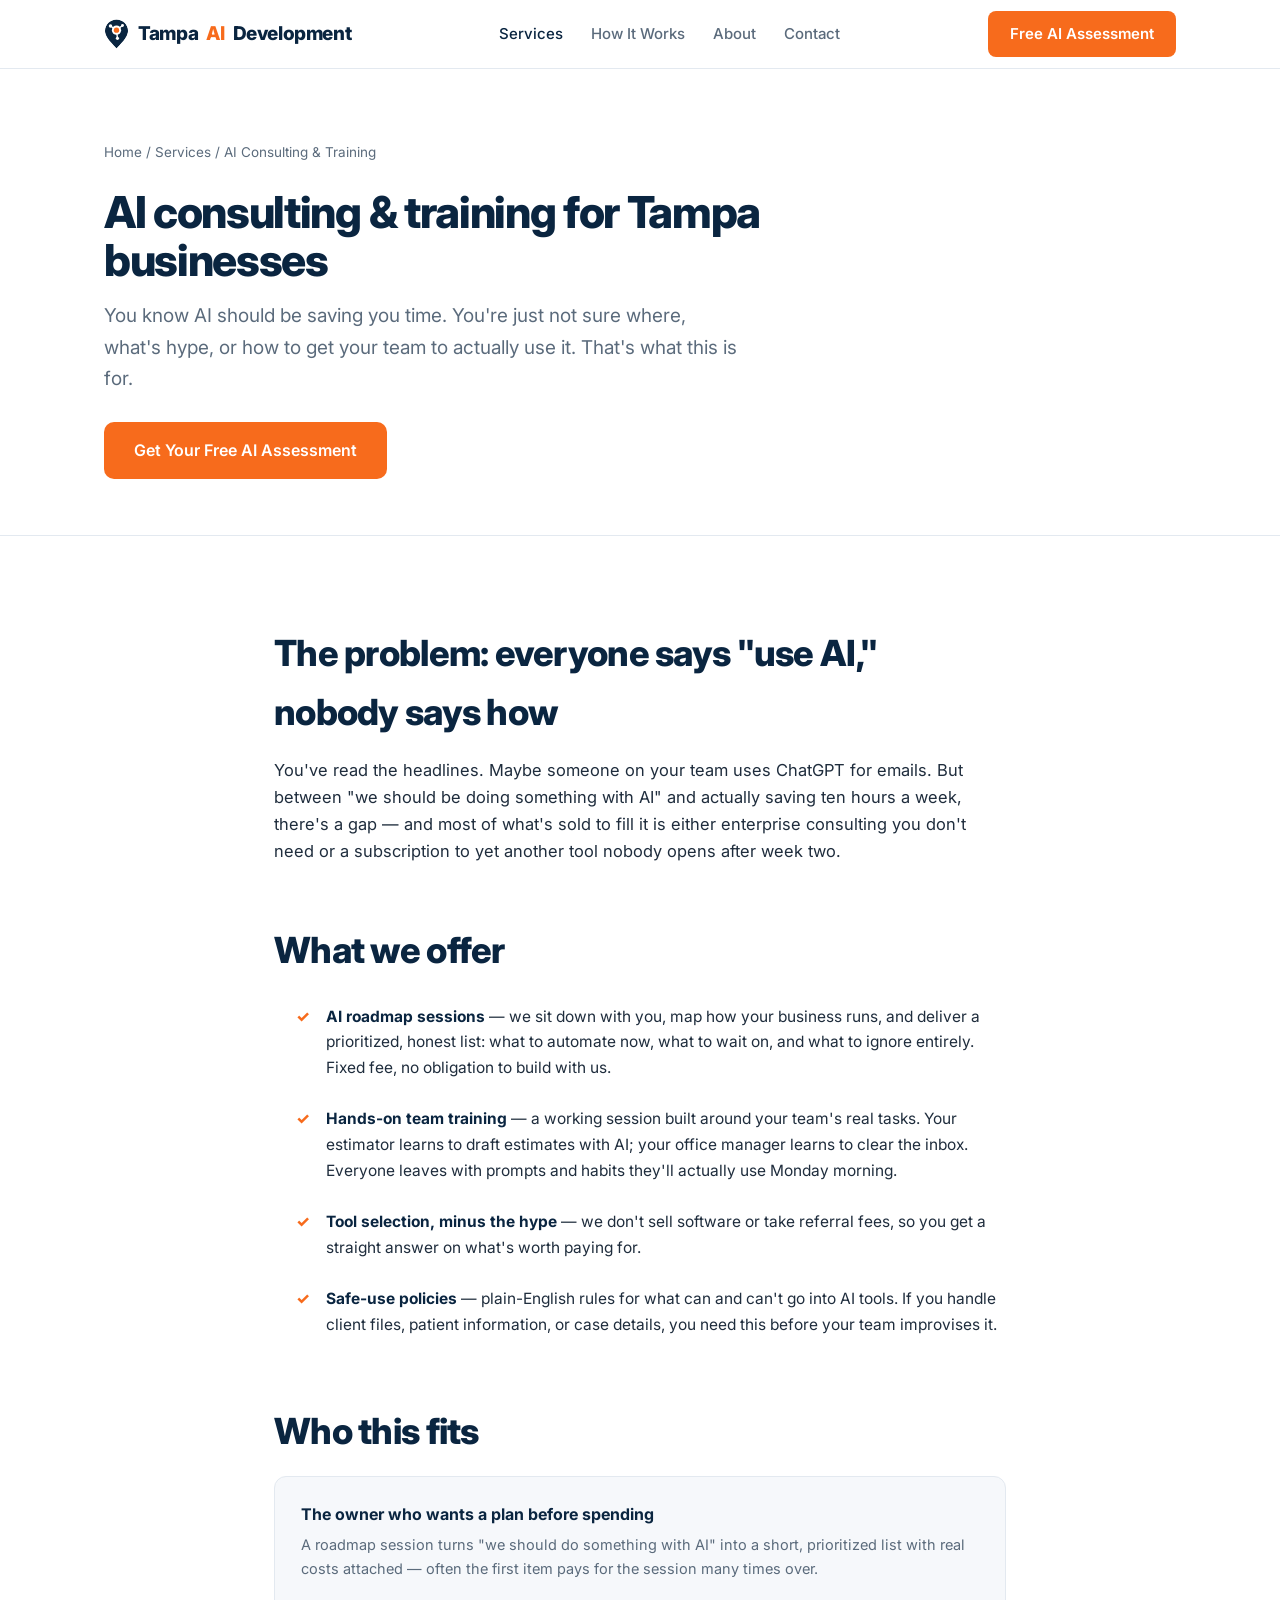
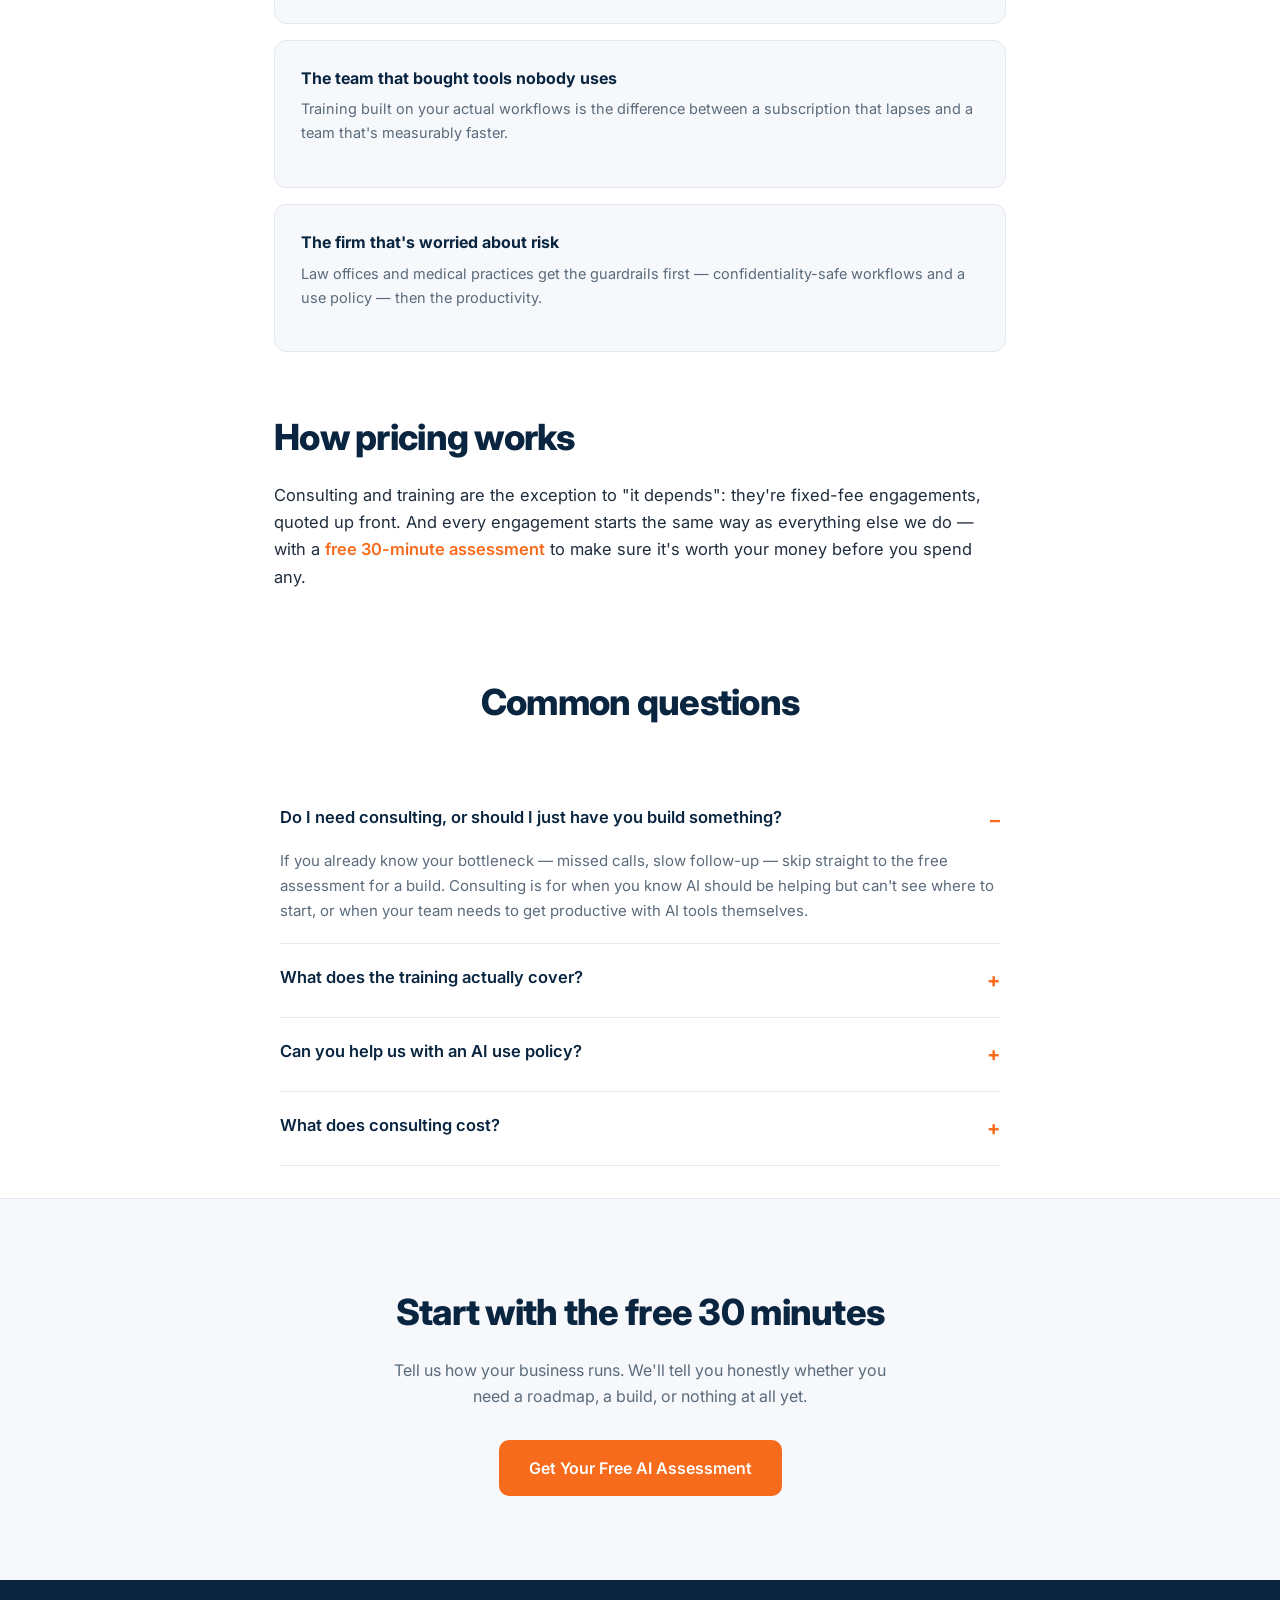
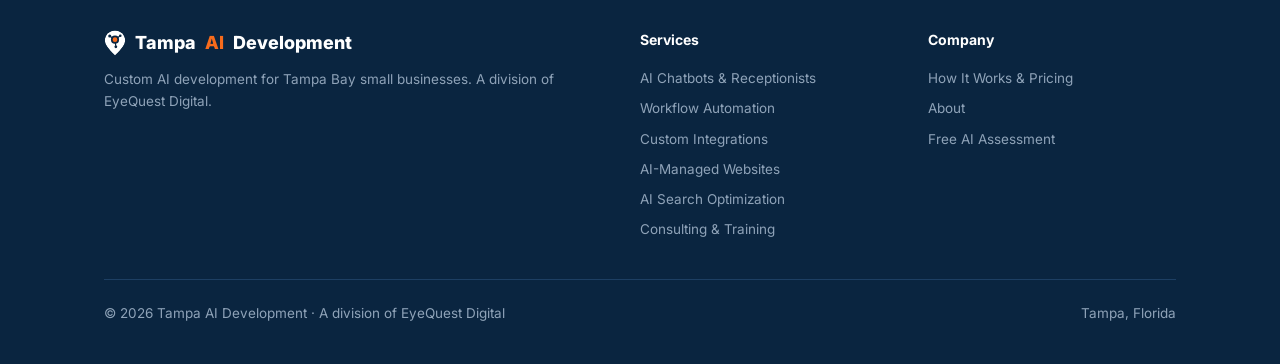
<file: ai-consulting-training.html>
<!DOCTYPE html>
<html lang="en">
<head>
<meta charset="UTF-8">
<meta name="viewport" content="width=device-width, initial-scale=1.0">
<!-- Google tag (gtag.js) -->
<script async src="https://www.googletagmanager.com/gtag/js?id=G-2PPNQK3E79"></script>
<script>
window.dataLayer = window.dataLayer || [];
function gtag(){dataLayer.push(arguments);}
gtag('js', new Date());
gtag('config', 'G-2PPNQK3E79');
</script>
<title>AI Consulting &amp; Training for Tampa Businesses | Tampa AI Development</title>
<meta name="description" content="AI consulting and hands-on team training for Tampa Bay small businesses. Get a practical AI roadmap and a team that actually uses the tools. Free assessment to start.">
<link rel="canonical" href="https://tampaaidevelopment.com/ai-consulting-training">
<link rel="preconnect" href="https://fonts.googleapis.com">
<link href="https://fonts.googleapis.com/css2?family=Inter:wght@400;500;600;700;800&display=swap" rel="stylesheet">
<link rel="stylesheet" href="style.css">
<link rel="icon" type="image/svg+xml" href="assets/logo/mark-navy.svg">
<script type="application/ld+json">
{
"@context": "https://schema.org",
"@type": "Service",
"name": "AI Consulting & Training",
"serviceType": "AI consulting and corporate AI training",
"provider": {"@type": "ProfessionalService", "name": "Tampa AI Development", "url": "https://tampaaidevelopment.com/"},
"areaServed": "Tampa Bay, Florida",
"description": "Practical AI consulting and hands-on training for small business teams in Tampa: AI roadmaps, tool selection, safe-use policies, and workshops built around real workflows."
}
</script>
<script type="application/ld+json">
{
"@context": "https://schema.org",
"@type": "FAQPage",
"mainEntity": [
{"@type": "Question", "name": "Do I need consulting, or should I just have you build something?", "acceptedAnswer": {"@type": "Answer", "text": "If you already know your bottleneck — missed calls, slow follow-up — skip straight to the free assessment for a build. Consulting is for when you know AI should be helping but can't see where to start, or when your team needs to get productive with AI tools themselves."}},
{"@type": "Question", "name": "What does the training actually cover?", "acceptedAnswer": {"@type": "Answer", "text": "Whatever your team actually does. We build the workshop around your real workflows — writing estimates, answering client emails, drafting content — not generic 'intro to ChatGPT' slides. Everyone leaves with working prompts and habits for their own job."}},
{"@type": "Question", "name": "Can you help us with an AI use policy?", "acceptedAnswer": {"@type": "Answer", "text": "Yes — a plain-English policy covering what your team may and may not put into AI tools, client confidentiality, and review requirements. Especially relevant for law firms and medical practices."}},
{"@type": "Question", "name": "What does consulting cost?", "acceptedAnswer": {"@type": "Answer", "text": "Roadmap engagements and workshops are fixed-fee and quoted up front in your itemized plan — no open-ended hourly meters."}}
]
}
</script>
</head>
<body>

<header>
<div class="wrap nav">
<a class='logo' href='/'><img src="assets/logo/mark-navy.svg" alt="Tampa AI Development logo" class="logo-mark"><span class="logo-text"><span class="logo-top">Tampa<span class="logo-ai">AI</span></span><span>Development</span></span></a>
<nav class="nav-links" onclick="document.body.classList.remove('nav-open')">
<a class='active' href='/#services'>Services</a>
<a href='/how-it-works'>How It Works</a>
<a href='/about'>About</a>
<a href='/contact'>Contact</a>
<a class='btn nav-cta' href='/contact'>Free AI Assessment</a>
</nav>
<a class='btn' href='/contact'>Free AI Assessment</a>
<button class="nav-toggle" type="button" aria-label="Menu" aria-expanded="false" onclick="document.body.classList.toggle('nav-open');this.setAttribute('aria-expanded',document.body.classList.contains('nav-open'))"><span></span><span></span><span></span></button>
</div>
</header>

<section class="page-hero">
<div class="wrap">
<div class="crumbs"><a href='/'>Home</a> / <a href='/#services'>Services</a> / AI Consulting &amp; Training</div>
<h1>AI consulting &amp; training for Tampa businesses</h1>
<p class="lede">You know AI should be saving you time. You're just not sure where, what's hype, or how to get your team to actually use it. That's what this is for.</p>
<div style="margin-top:28px"><a class='btn btn-lg' href='/contact'>Get Your Free AI Assessment</a></div>
</div>
</section>

<section class="wrap prose wrap-narrow">
<h2>The problem: everyone says "use AI," nobody says how</h2>
<p>You've read the headlines. Maybe someone on your team uses ChatGPT for emails. But between "we should be doing something with AI" and actually saving ten hours a week, there's a gap — and most of what's sold to fill it is either enterprise consulting you don't need or a subscription to yet another tool nobody opens after week two.</p>

<h2>What we offer</h2>
<ul class="checklist">
<li><strong>AI roadmap sessions</strong> — we sit down with you, map how your business runs, and deliver a prioritized, honest list: what to automate now, what to wait on, and what to ignore entirely. Fixed fee, no obligation to build with us.</li>
<li><strong>Hands-on team training</strong> — a working session built around your team's real tasks. Your estimator learns to draft estimates with AI; your office manager learns to clear the inbox. Everyone leaves with prompts and habits they'll actually use Monday morning.</li>
<li><strong>Tool selection, minus the hype</strong> — we don't sell software or take referral fees, so you get a straight answer on what's worth paying for.</li>
<li><strong>Safe-use policies</strong> — plain-English rules for what can and can't go into AI tools. If you handle client files, patient information, or case details, you need this before your team improvises it.</li>
</ul>

<h2>Who this fits</h2>
<div class="scenario"><h3>The owner who wants a plan before spending</h3><p>A roadmap session turns "we should do something with AI" into a short, prioritized list with real costs attached — often the first item pays for the session many times over.</p></div>
<div class="scenario"><h3>The team that bought tools nobody uses</h3><p>Training built on your actual workflows is the difference between a subscription that lapses and a team that's measurably faster.</p></div>
<div class="scenario"><h3>The firm that's worried about risk</h3><p>Law offices and medical practices get the guardrails first — confidentiality-safe workflows and a use policy — then the productivity.</p></div>

<h2>How pricing works</h2>
<p>Consulting and training are the exception to "it depends": they're fixed-fee engagements, quoted up front. And every engagement starts the same way as everything else we do — with a <a href='/contact' style='color:var(--accent);font-weight:600'>free 30-minute assessment</a> to make sure it's worth your money before you spend any.</p>
</section>

<section class="wrap">
<div class="sec-head"><h2>Common questions</h2></div>
<div class="faq">
<details open><summary>Do I need consulting, or should I just have you build something?</summary><p>If you already know your bottleneck — missed calls, slow follow-up — skip straight to the free assessment for a build. Consulting is for when you know AI should be helping but can't see where to start, or when your team needs to get productive with AI tools themselves.</p></details>
<details><summary>What does the training actually cover?</summary><p>Whatever your team actually does. We build the workshop around your real workflows — writing estimates, answering client emails, drafting content — not generic "intro to ChatGPT" slides.</p></details>
<details><summary>Can you help us with an AI use policy?</summary><p>Yes — a plain-English policy covering what your team may and may not put into AI tools, client confidentiality, and review requirements. Especially relevant for law firms and medical practices.</p></details>
<details><summary>What does consulting cost?</summary><p>Roadmap engagements and workshops are fixed-fee and quoted up front in your itemized plan — no open-ended hourly meters.</p></details>
</div>
</section>

<section class="cta-final">
<div class="wrap">
<h2>Start with the free 30 minutes</h2>
<p>Tell us how your business runs. We'll tell you honestly whether you need a roadmap, a build, or nothing at all yet.</p>
<a class='btn btn-lg' href='/contact'>Get Your Free AI Assessment</a>
</div>
</section>

<footer>
<div class="wrap">
<div class="foot-grid">
<div>
<div class="foot-logo"><img src="assets/logo/mark-white.svg" alt="" class="foot-mark">Tampa<span>AI</span>Development</div>
<p>Custom AI development for Tampa Bay small businesses. A division of EyeQuest Digital.</p>
</div>
<div>
<h4>Services</h4>
<a href='/ai-chatbots-virtual-receptionists'>AI Chatbots &amp; Receptionists</a>
<a href='/workflow-automation'>Workflow Automation</a>
<a href='/custom-ai-integrations'>Custom Integrations</a>
<a href='/ai-managed-websites'>AI-Managed Websites</a>
<a href='/ai-search-optimization'>AI Search Optimization</a>
<a href='/ai-consulting-training'>Consulting &amp; Training</a>
</div>
<div>
<h4>Company</h4>
<a href='/how-it-works'>How It Works &amp; Pricing</a>
<a href='/about'>About</a>
<a href='/contact'>Free AI Assessment</a>
</div>
</div>
<div class="foot-bottom">
<div>© 2026 Tampa AI Development · A division of EyeQuest Digital</div>
<div>Tampa, Florida</div>
</div>
</div>
</footer>

</body>
</html>
</file>
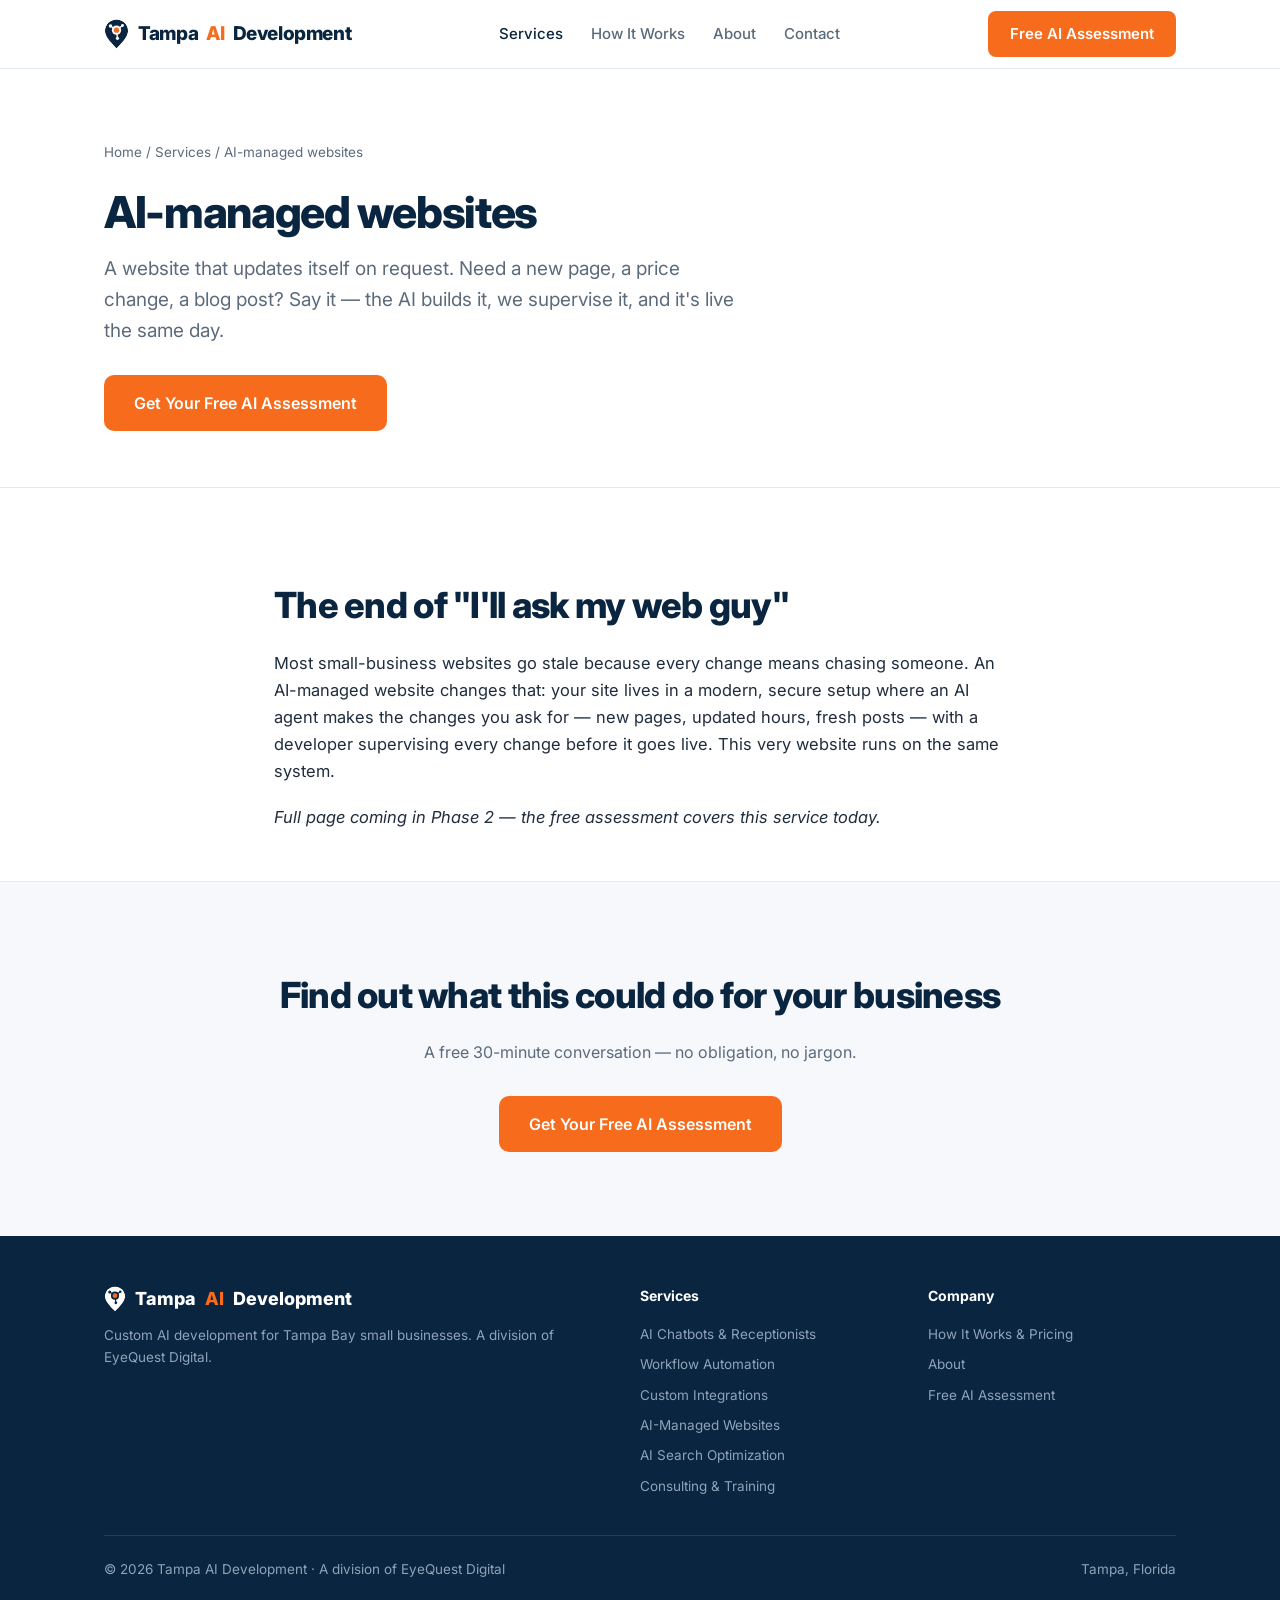
<file: ai-managed-websites.html>
<!DOCTYPE html>
<html lang="en">
<head>
<meta charset="UTF-8">
<meta name="viewport" content="width=device-width, initial-scale=1.0">
<!-- Google tag (gtag.js) -->
<script async src="https://www.googletagmanager.com/gtag/js?id=G-2PPNQK3E79"></script>
<script>
window.dataLayer = window.dataLayer || [];
function gtag(){dataLayer.push(arguments);}
gtag('js', new Date());
gtag('config', 'G-2PPNQK3E79');
</script>
<title>AI-Managed Websites for Tampa Small Businesses | Tampa AI Development</title>
<meta name="description" content="AI-managed websites for Tampa Bay small businesses — a site that updates itself on request. New pages, edits, and blog posts handled by AI, supervised by local developers.">
<link rel="canonical" href="https://tampaaidevelopment.com/ai-managed-websites">
<link rel="preconnect" href="https://fonts.googleapis.com">
<link href="https://fonts.googleapis.com/css2?family=Inter:wght@400;500;600;700;800&display=swap" rel="stylesheet">
<link rel="stylesheet" href="style.css">
<link rel="icon" type="image/svg+xml" href="assets/logo/mark-navy.svg">
</head>
<body>

<header>
<div class="wrap nav">
<a class='logo' href='/'><img src="assets/logo/mark-navy.svg" alt="Tampa AI Development logo" class="logo-mark"><span class="logo-text"><span class="logo-top">Tampa<span class="logo-ai">AI</span></span><span>Development</span></span></a>
<nav class="nav-links" onclick="document.body.classList.remove('nav-open')">
<a class='active' href='/#services'>Services</a>
<a href='/how-it-works'>How It Works</a>
<a href='/about'>About</a>
<a href='/contact'>Contact</a>
<a class='btn nav-cta' href='/contact'>Free AI Assessment</a>
</nav>
<a class='btn' href='/contact'>Free AI Assessment</a>
<button class="nav-toggle" type="button" aria-label="Menu" aria-expanded="false" onclick="document.body.classList.toggle('nav-open');this.setAttribute('aria-expanded',document.body.classList.contains('nav-open'))"><span></span><span></span><span></span></button>
</div>
</header>

<section class="page-hero">
<div class="wrap">
<div class="crumbs"><a href='/'>Home</a> / <a href='/#services'>Services</a> / AI-managed websites</div>
<h1>AI-managed websites</h1>
<p class="lede">A website that updates itself on request. Need a new page, a price change, a blog post? Say it — the AI builds it, we supervise it, and it's live the same day.</p>
<div style="margin-top:28px"><a class='btn btn-lg' href='/contact'>Get Your Free AI Assessment</a></div>
</div>
</section>

<section class="wrap prose wrap-narrow">
<h2>The end of "I'll ask my web guy"</h2>
<p>Most small-business websites go stale because every change means chasing someone. An AI-managed website changes that: your site lives in a modern, secure setup where an AI agent makes the changes you ask for — new pages, updated hours, fresh posts — with a developer supervising every change before it goes live. This very website runs on the same system.</p>
<p><em>Full page coming in Phase 2 — the free assessment covers this service today.</em></p>
</section>

<section class="cta-final">
<div class="wrap">
<h2>Find out what this could do for your business</h2>
<p>A free 30-minute conversation — no obligation, no jargon.</p>
<a class='btn btn-lg' href='/contact'>Get Your Free AI Assessment</a>
</div>
</section>

<footer>
<div class="wrap">
<div class="foot-grid">
<div>
<div class="foot-logo"><img src="assets/logo/mark-white.svg" alt="" class="foot-mark">Tampa<span>AI</span>Development</div>
<p>Custom AI development for Tampa Bay small businesses. A division of EyeQuest Digital.</p>
</div>
<div>
<h4>Services</h4>
<a href='/ai-chatbots-virtual-receptionists'>AI Chatbots &amp; Receptionists</a>
<a href='/workflow-automation'>Workflow Automation</a>
<a href='/custom-ai-integrations'>Custom Integrations</a>
<a href='/ai-managed-websites'>AI-Managed Websites</a>
<a href='/ai-search-optimization'>AI Search Optimization</a>
<a href='/ai-consulting-training'>Consulting &amp; Training</a>
</div>
<div>
<h4>Company</h4>
<a href='/how-it-works'>How It Works &amp; Pricing</a>
<a href='/about'>About</a>
<a href='/contact'>Free AI Assessment</a>
</div>
</div>
<div class="foot-bottom">
<div>© 2026 Tampa AI Development · A division of EyeQuest Digital</div>
<div>Tampa, Florida</div>
</div>
</div>
</footer>

</body>
</html>
</file>
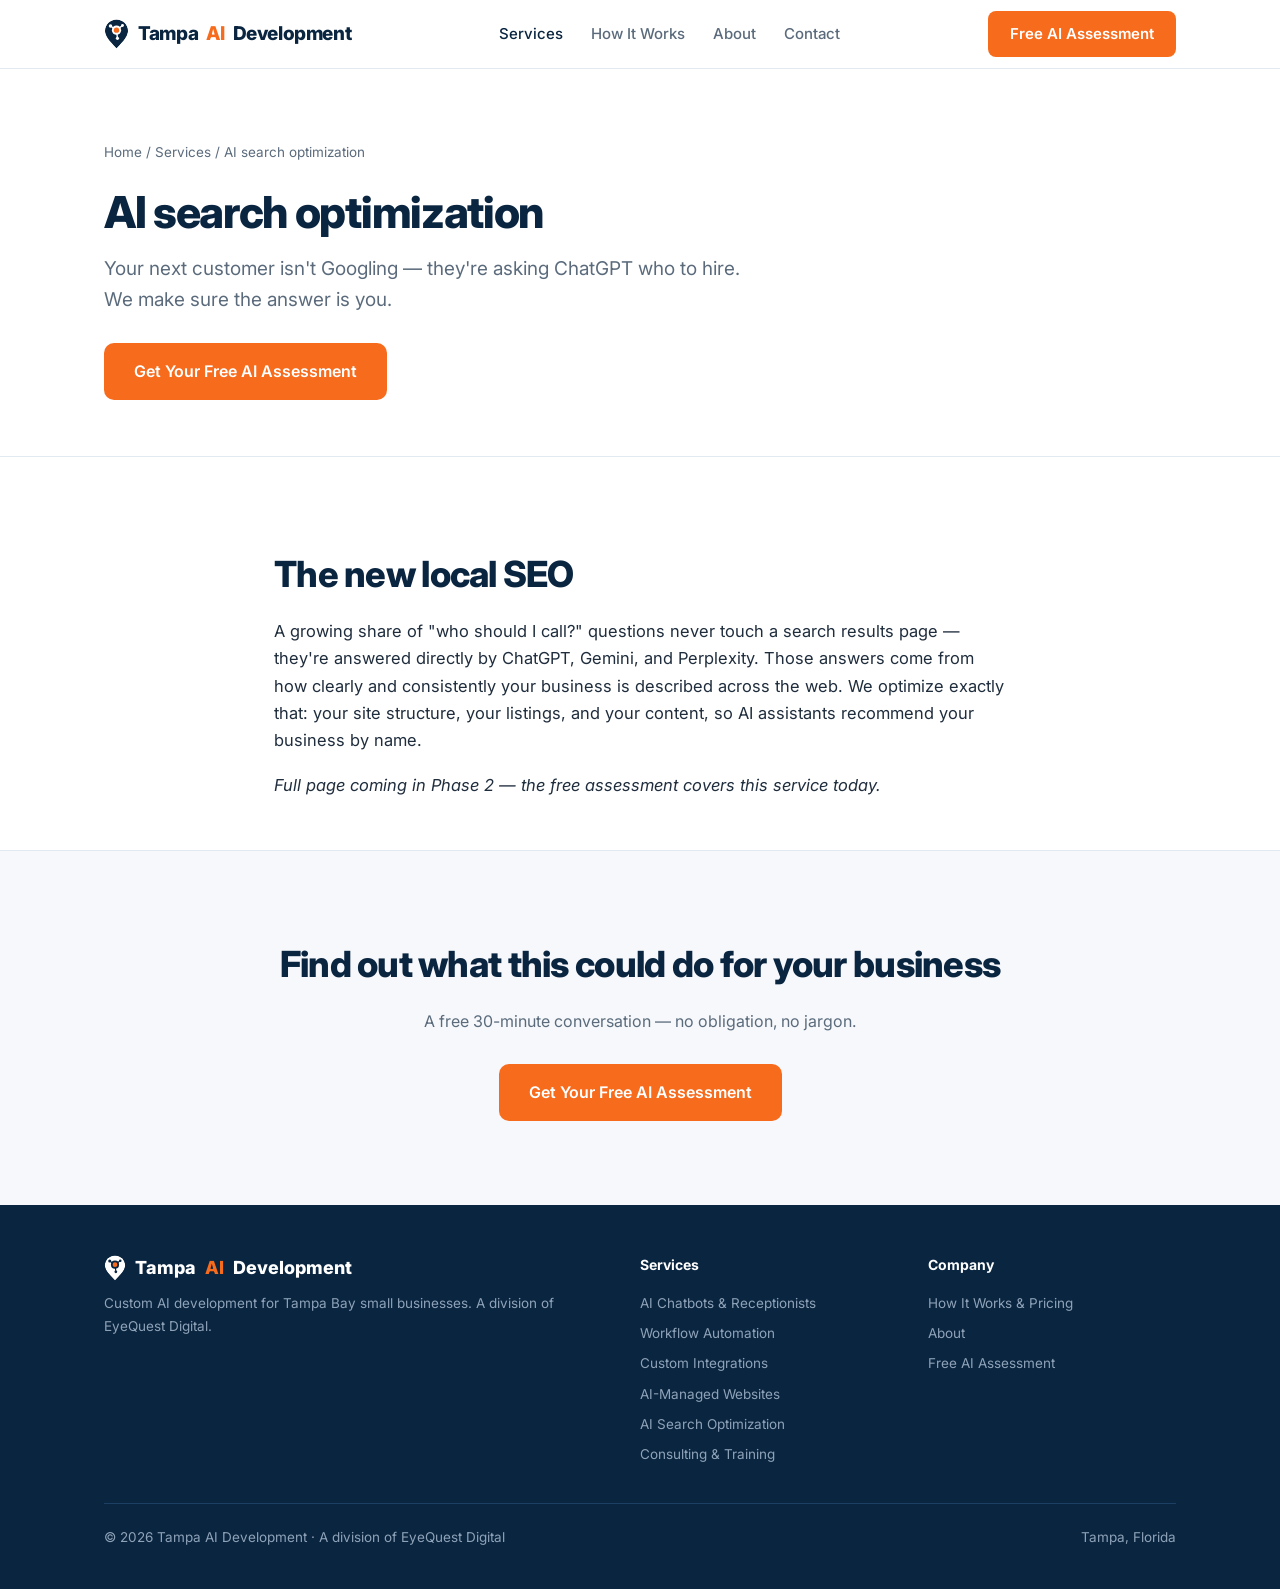
<file: ai-search-optimization.html>
<!DOCTYPE html>
<html lang="en">
<head>
<meta charset="UTF-8">
<meta name="viewport" content="width=device-width, initial-scale=1.0">
<!-- Google tag (gtag.js) -->
<script async src="https://www.googletagmanager.com/gtag/js?id=G-2PPNQK3E79"></script>
<script>
window.dataLayer = window.dataLayer || [];
function gtag(){dataLayer.push(arguments);}
gtag('js', new Date());
gtag('config', 'G-2PPNQK3E79');
</script>
<title>AI Search Optimization (GEO) for Tampa Businesses | Tampa AI Development</title>
<meta name="description" content="AI search optimization for Tampa Bay businesses — show up when customers ask ChatGPT, Gemini, or Perplexity who to hire. The new local SEO, from Tampa AI Development.">
<link rel="canonical" href="https://tampaaidevelopment.com/ai-search-optimization">
<link rel="preconnect" href="https://fonts.googleapis.com">
<link href="https://fonts.googleapis.com/css2?family=Inter:wght@400;500;600;700;800&display=swap" rel="stylesheet">
<link rel="stylesheet" href="style.css">
<link rel="icon" type="image/svg+xml" href="assets/logo/mark-navy.svg">
</head>
<body>

<header>
<div class="wrap nav">
<a class='logo' href='/'><img src="assets/logo/mark-navy.svg" alt="Tampa AI Development logo" class="logo-mark"><span class="logo-text"><span class="logo-top">Tampa<span class="logo-ai">AI</span></span><span>Development</span></span></a>
<nav class="nav-links" onclick="document.body.classList.remove('nav-open')">
<a class='active' href='/#services'>Services</a>
<a href='/how-it-works'>How It Works</a>
<a href='/about'>About</a>
<a href='/contact'>Contact</a>
<a class='btn nav-cta' href='/contact'>Free AI Assessment</a>
</nav>
<a class='btn' href='/contact'>Free AI Assessment</a>
<button class="nav-toggle" type="button" aria-label="Menu" aria-expanded="false" onclick="document.body.classList.toggle('nav-open');this.setAttribute('aria-expanded',document.body.classList.contains('nav-open'))"><span></span><span></span><span></span></button>
</div>
</header>

<section class="page-hero">
<div class="wrap">
<div class="crumbs"><a href='/'>Home</a> / <a href='/#services'>Services</a> / AI search optimization</div>
<h1>AI search optimization</h1>
<p class="lede">Your next customer isn't Googling — they're asking ChatGPT who to hire. We make sure the answer is you.</p>
<div style="margin-top:28px"><a class='btn btn-lg' href='/contact'>Get Your Free AI Assessment</a></div>
</div>
</section>

<section class="wrap prose wrap-narrow">
<h2>The new local SEO</h2>
<p>A growing share of "who should I call?" questions never touch a search results page — they're answered directly by ChatGPT, Gemini, and Perplexity. Those answers come from how clearly and consistently your business is described across the web. We optimize exactly that: your site structure, your listings, and your content, so AI assistants recommend your business by name.</p>
<p><em>Full page coming in Phase 2 — the free assessment covers this service today.</em></p>
</section>

<section class="cta-final">
<div class="wrap">
<h2>Find out what this could do for your business</h2>
<p>A free 30-minute conversation — no obligation, no jargon.</p>
<a class='btn btn-lg' href='/contact'>Get Your Free AI Assessment</a>
</div>
</section>

<footer>
<div class="wrap">
<div class="foot-grid">
<div>
<div class="foot-logo"><img src="assets/logo/mark-white.svg" alt="" class="foot-mark">Tampa<span>AI</span>Development</div>
<p>Custom AI development for Tampa Bay small businesses. A division of EyeQuest Digital.</p>
</div>
<div>
<h4>Services</h4>
<a href='/ai-chatbots-virtual-receptionists'>AI Chatbots &amp; Receptionists</a>
<a href='/workflow-automation'>Workflow Automation</a>
<a href='/custom-ai-integrations'>Custom Integrations</a>
<a href='/ai-managed-websites'>AI-Managed Websites</a>
<a href='/ai-search-optimization'>AI Search Optimization</a>
<a href='/ai-consulting-training'>Consulting &amp; Training</a>
</div>
<div>
<h4>Company</h4>
<a href='/how-it-works'>How It Works &amp; Pricing</a>
<a href='/about'>About</a>
<a href='/contact'>Free AI Assessment</a>
</div>
</div>
<div class="foot-bottom">
<div>© 2026 Tampa AI Development · A division of EyeQuest Digital</div>
<div>Tampa, Florida</div>
</div>
</div>
</footer>

</body>
</html>
</file>
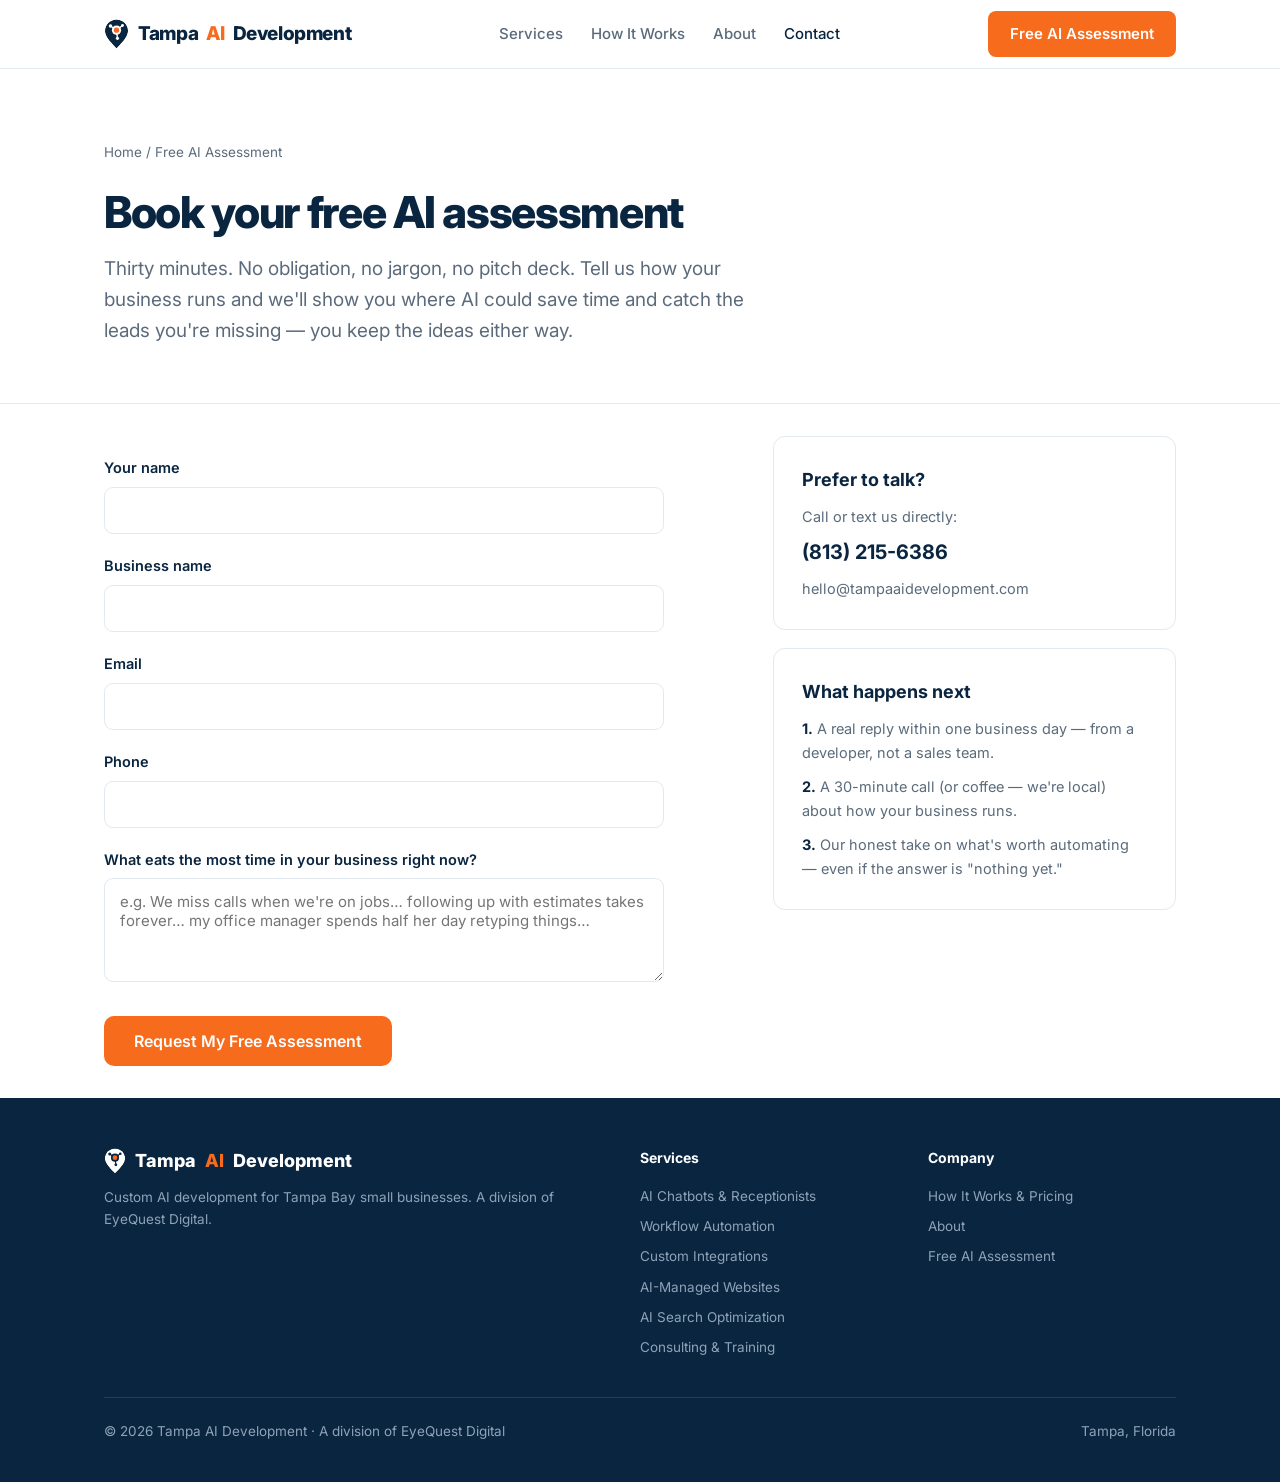
<file: contact.html>
<!DOCTYPE html>
<html lang="en">
<head>
<meta charset="UTF-8">
<meta name="viewport" content="width=device-width, initial-scale=1.0">
<!-- Google tag (gtag.js) -->
<script async src="https://www.googletagmanager.com/gtag/js?id=G-2PPNQK3E79"></script>
<script>
window.dataLayer = window.dataLayer || [];
function gtag(){dataLayer.push(arguments);}
gtag('js', new Date());
gtag('config', 'G-2PPNQK3E79');
</script>
<title>Free AI Assessment — Contact Tampa AI Development</title>
<meta name="description" content="Book a free 30-minute AI assessment for your Tampa Bay small business. No obligation, no jargon — find out where AI could save you time and capture more leads.">
<link rel="canonical" href="https://tampaaidevelopment.com/contact">
<link rel="preconnect" href="https://fonts.googleapis.com">
<link href="https://fonts.googleapis.com/css2?family=Inter:wght@400;500;600;700;800&display=swap" rel="stylesheet">
<link rel="stylesheet" href="style.css">
<link rel="icon" type="image/svg+xml" href="assets/logo/mark-navy.svg">
</head>
<body>

<header>
<div class="wrap nav">
<a class='logo' href='/'><img src="assets/logo/mark-navy.svg" alt="Tampa AI Development logo" class="logo-mark"><span class="logo-text"><span class="logo-top">Tampa<span class="logo-ai">AI</span></span><span>Development</span></span></a>
<nav class="nav-links" onclick="document.body.classList.remove('nav-open')">
<a href='/#services'>Services</a>
<a href='/how-it-works'>How It Works</a>
<a href='/about'>About</a>
<a class='active' href='/contact'>Contact</a>
<a class='btn nav-cta' href='/contact'>Free AI Assessment</a>
</nav>
<a class='btn' href='/contact'>Free AI Assessment</a>
<button class="nav-toggle" type="button" aria-label="Menu" aria-expanded="false" onclick="document.body.classList.toggle('nav-open');this.setAttribute('aria-expanded',document.body.classList.contains('nav-open'))"><span></span><span></span><span></span></button>
</div>
</header>

<section class="page-hero">
<div class="wrap">
<div class="crumbs"><a href='/'>Home</a> / Free AI Assessment</div>
<h1>Book your free AI assessment</h1>
<p class="lede">Thirty minutes. No obligation, no jargon, no pitch deck. Tell us how your business runs and we'll show you where AI could save time and catch the leads you're missing — you keep the ideas either way.</p>
</div>
</section>

<section class="wrap" style="display:grid;grid-template-columns:3fr 2fr;gap:64px;align-items:start">
<div>
<form class="form" name="assessment" method="POST" data-netlify="true" action="/thanks">
<label for="name">Your name</label>
<input type="text" id="name" name="name" required>

<label for="business">Business name</label>
<input type="text" id="business" name="business" required>

<label for="email">Email</label>
<input type="email" id="email" name="email" required>

<label for="phone">Phone</label>
<input type="tel" id="phone" name="phone">

<label for="timesink">What eats the most time in your business right now?</label>
<textarea id="timesink" name="timesink" rows="4" placeholder="e.g. We miss calls when we're on jobs… following up with estimates takes forever… my office manager spends half her day retyping things…"></textarea>

<button class="btn btn-lg" type="submit">Request My Free Assessment</button>
</form>
</div>
<div>
<div class="card card-static" style="margin-bottom:18px">
<h3 style="margin-bottom:10px">Prefer to talk?</h3>
<p style="color:var(--muted);font-size:14.5px">Call or text us directly:</p>
<p style="font-size:20px;font-weight:700;color:var(--navy);margin:8px 0"><a href="tel:+18132156386">(813) 215-6386</a></p>
<p style="color:var(--muted);font-size:14.5px">hello@tampaaidevelopment.com</p>
</div>
<div class="card card-static">
<h3 style="margin-bottom:10px">What happens next</h3>
<p style="color:var(--muted);font-size:14.5px;margin-bottom:10px"><strong style="color:var(--navy)">1.</strong> A real reply within one business day — from a developer, not a sales team.</p>
<p style="color:var(--muted);font-size:14.5px;margin-bottom:10px"><strong style="color:var(--navy)">2.</strong> A 30-minute call (or coffee — we're local) about how your business runs.</p>
<p style="color:var(--muted);font-size:14.5px"><strong style="color:var(--navy)">3.</strong> Our honest take on what's worth automating — even if the answer is "nothing yet."</p>
</div>
</div>
</section>

<footer>
<div class="wrap">
<div class="foot-grid">
<div>
<div class="foot-logo"><img src="assets/logo/mark-white.svg" alt="" class="foot-mark">Tampa<span>AI</span>Development</div>
<p>Custom AI development for Tampa Bay small businesses. A division of EyeQuest Digital.</p>
</div>
<div>
<h4>Services</h4>
<a href='/ai-chatbots-virtual-receptionists'>AI Chatbots &amp; Receptionists</a>
<a href='/workflow-automation'>Workflow Automation</a>
<a href='/custom-ai-integrations'>Custom Integrations</a>
<a href='/ai-managed-websites'>AI-Managed Websites</a>
<a href='/ai-search-optimization'>AI Search Optimization</a>
<a href='/ai-consulting-training'>Consulting &amp; Training</a>
</div>
<div>
<h4>Company</h4>
<a href='/how-it-works'>How It Works &amp; Pricing</a>
<a href='/about'>About</a>
<a href='/contact'>Free AI Assessment</a>
</div>
</div>
<div class="foot-bottom">
<div>© 2026 Tampa AI Development · A division of EyeQuest Digital</div>
<div>Tampa, Florida</div>
</div>
</div>
</footer>

</body>
</html>
</file>
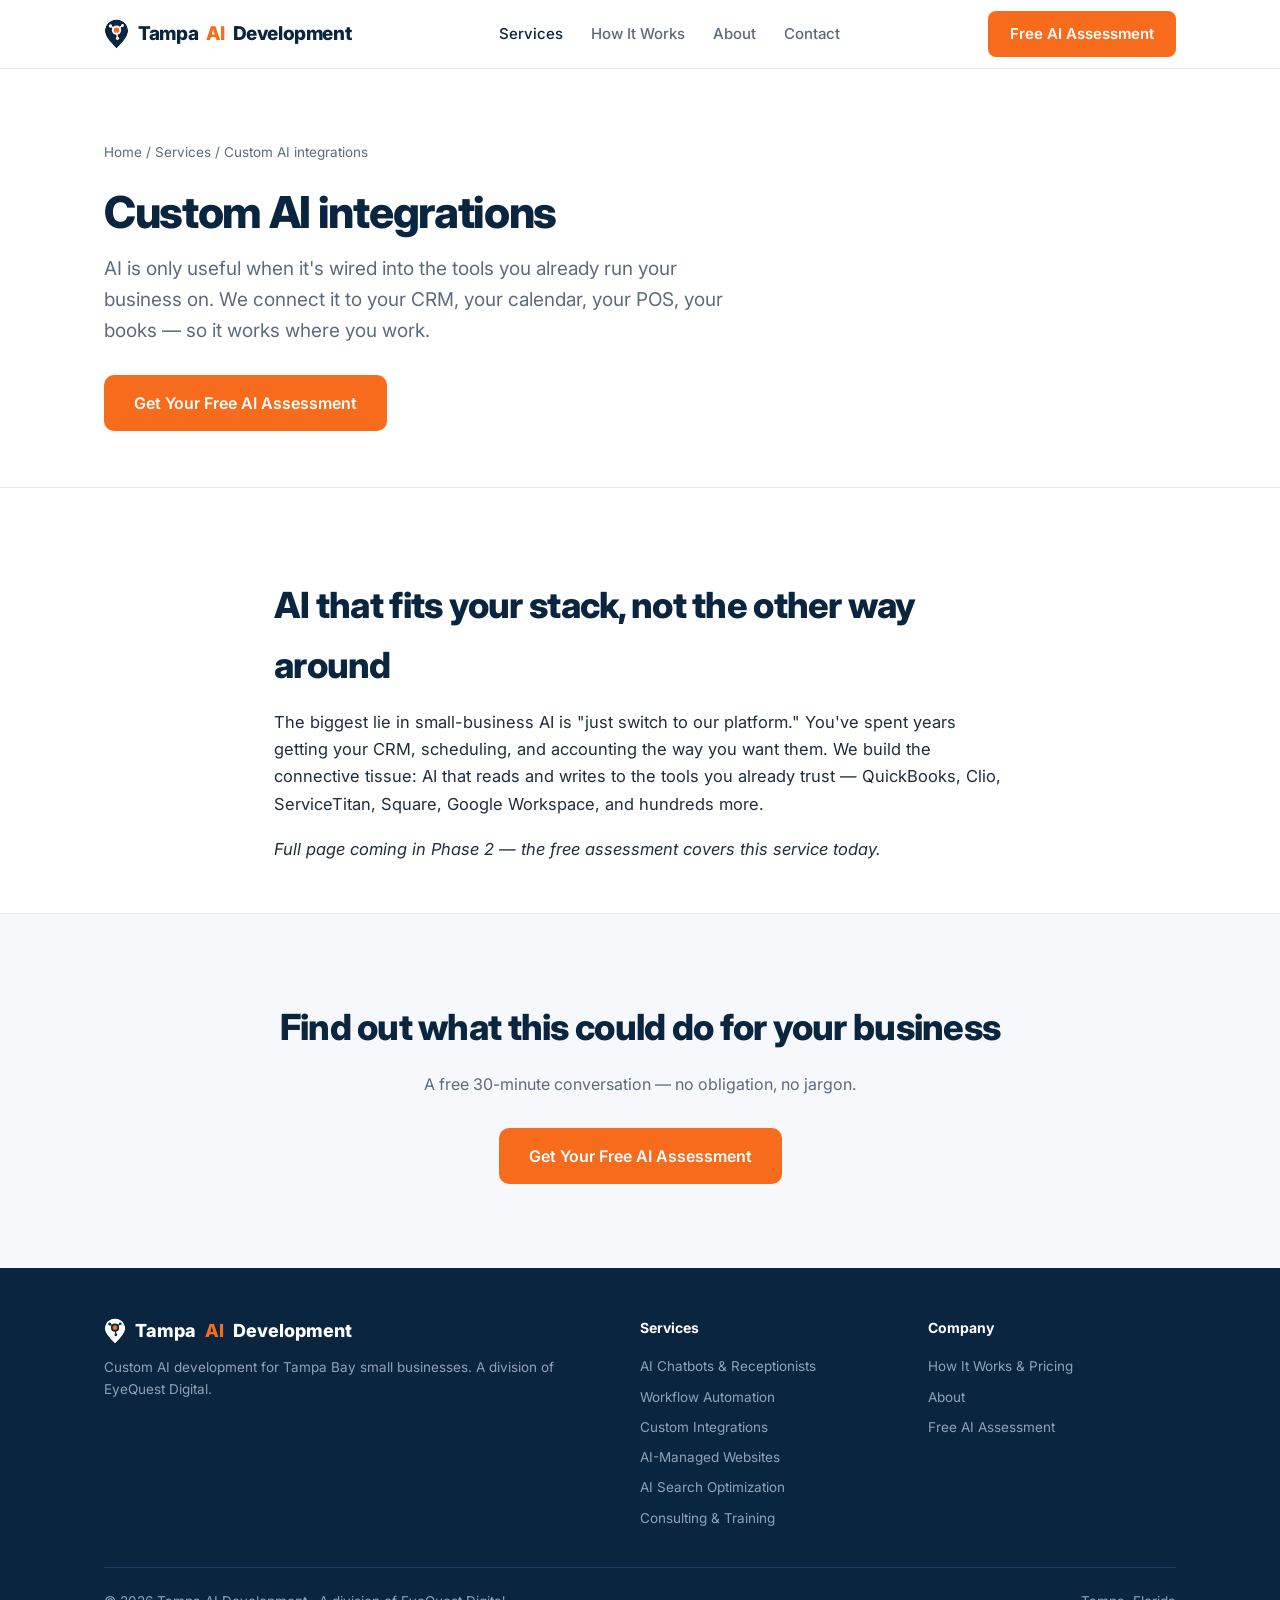
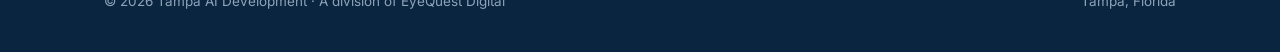
<file: custom-ai-integrations.html>
<!DOCTYPE html>
<html lang="en">
<head>
<meta charset="UTF-8">
<meta name="viewport" content="width=device-width, initial-scale=1.0">
<!-- Google tag (gtag.js) -->
<script async src="https://www.googletagmanager.com/gtag/js?id=G-2PPNQK3E79"></script>
<script>
window.dataLayer = window.dataLayer || [];
function gtag(){dataLayer.push(arguments);}
gtag('js', new Date());
gtag('config', 'G-2PPNQK3E79');
</script>
<title>Custom AI Integrations for Tampa Small Businesses | Tampa AI Development</title>
<meta name="description" content="Custom AI integrations for Tampa Bay small businesses — AI connected to your CRM, calendar, POS, and QuickBooks. Built by local developers. Free assessment.">
<link rel="canonical" href="https://tampaaidevelopment.com/custom-ai-integrations">
<link rel="preconnect" href="https://fonts.googleapis.com">
<link href="https://fonts.googleapis.com/css2?family=Inter:wght@400;500;600;700;800&display=swap" rel="stylesheet">
<link rel="stylesheet" href="style.css">
<link rel="icon" type="image/svg+xml" href="assets/logo/mark-navy.svg">
</head>
<body>

<header>
<div class="wrap nav">
<a class='logo' href='/'><img src="assets/logo/mark-navy.svg" alt="Tampa AI Development logo" class="logo-mark"><span class="logo-text"><span class="logo-top">Tampa<span class="logo-ai">AI</span></span><span>Development</span></span></a>
<nav class="nav-links" onclick="document.body.classList.remove('nav-open')">
<a class='active' href='/#services'>Services</a>
<a href='/how-it-works'>How It Works</a>
<a href='/about'>About</a>
<a href='/contact'>Contact</a>
<a class='btn nav-cta' href='/contact'>Free AI Assessment</a>
</nav>
<a class='btn' href='/contact'>Free AI Assessment</a>
<button class="nav-toggle" type="button" aria-label="Menu" aria-expanded="false" onclick="document.body.classList.toggle('nav-open');this.setAttribute('aria-expanded',document.body.classList.contains('nav-open'))"><span></span><span></span><span></span></button>
</div>
</header>

<section class="page-hero">
<div class="wrap">
<div class="crumbs"><a href='/'>Home</a> / <a href='/#services'>Services</a> / Custom AI integrations</div>
<h1>Custom AI integrations</h1>
<p class="lede">AI is only useful when it's wired into the tools you already run your business on. We connect it to your CRM, your calendar, your POS, your books — so it works where you work.</p>
<div style="margin-top:28px"><a class='btn btn-lg' href='/contact'>Get Your Free AI Assessment</a></div>
</div>
</section>

<section class="wrap prose wrap-narrow">
<h2>AI that fits your stack, not the other way around</h2>
<p>The biggest lie in small-business AI is "just switch to our platform." You've spent years getting your CRM, scheduling, and accounting the way you want them. We build the connective tissue: AI that reads and writes to the tools you already trust — QuickBooks, Clio, ServiceTitan, Square, Google Workspace, and hundreds more.</p>
<p><em>Full page coming in Phase 2 — the free assessment covers this service today.</em></p>
</section>

<section class="cta-final">
<div class="wrap">
<h2>Find out what this could do for your business</h2>
<p>A free 30-minute conversation — no obligation, no jargon.</p>
<a class='btn btn-lg' href='/contact'>Get Your Free AI Assessment</a>
</div>
</section>

<footer>
<div class="wrap">
<div class="foot-grid">
<div>
<div class="foot-logo"><img src="assets/logo/mark-white.svg" alt="" class="foot-mark">Tampa<span>AI</span>Development</div>
<p>Custom AI development for Tampa Bay small businesses. A division of EyeQuest Digital.</p>
</div>
<div>
<h4>Services</h4>
<a href='/ai-chatbots-virtual-receptionists'>AI Chatbots &amp; Receptionists</a>
<a href='/workflow-automation'>Workflow Automation</a>
<a href='/custom-ai-integrations'>Custom Integrations</a>
<a href='/ai-managed-websites'>AI-Managed Websites</a>
<a href='/ai-search-optimization'>AI Search Optimization</a>
<a href='/ai-consulting-training'>Consulting &amp; Training</a>
</div>
<div>
<h4>Company</h4>
<a href='/how-it-works'>How It Works &amp; Pricing</a>
<a href='/about'>About</a>
<a href='/contact'>Free AI Assessment</a>
</div>
</div>
<div class="foot-bottom">
<div>© 2026 Tampa AI Development · A division of EyeQuest Digital</div>
<div>Tampa, Florida</div>
</div>
</div>
</footer>

</body>
</html>
</file>
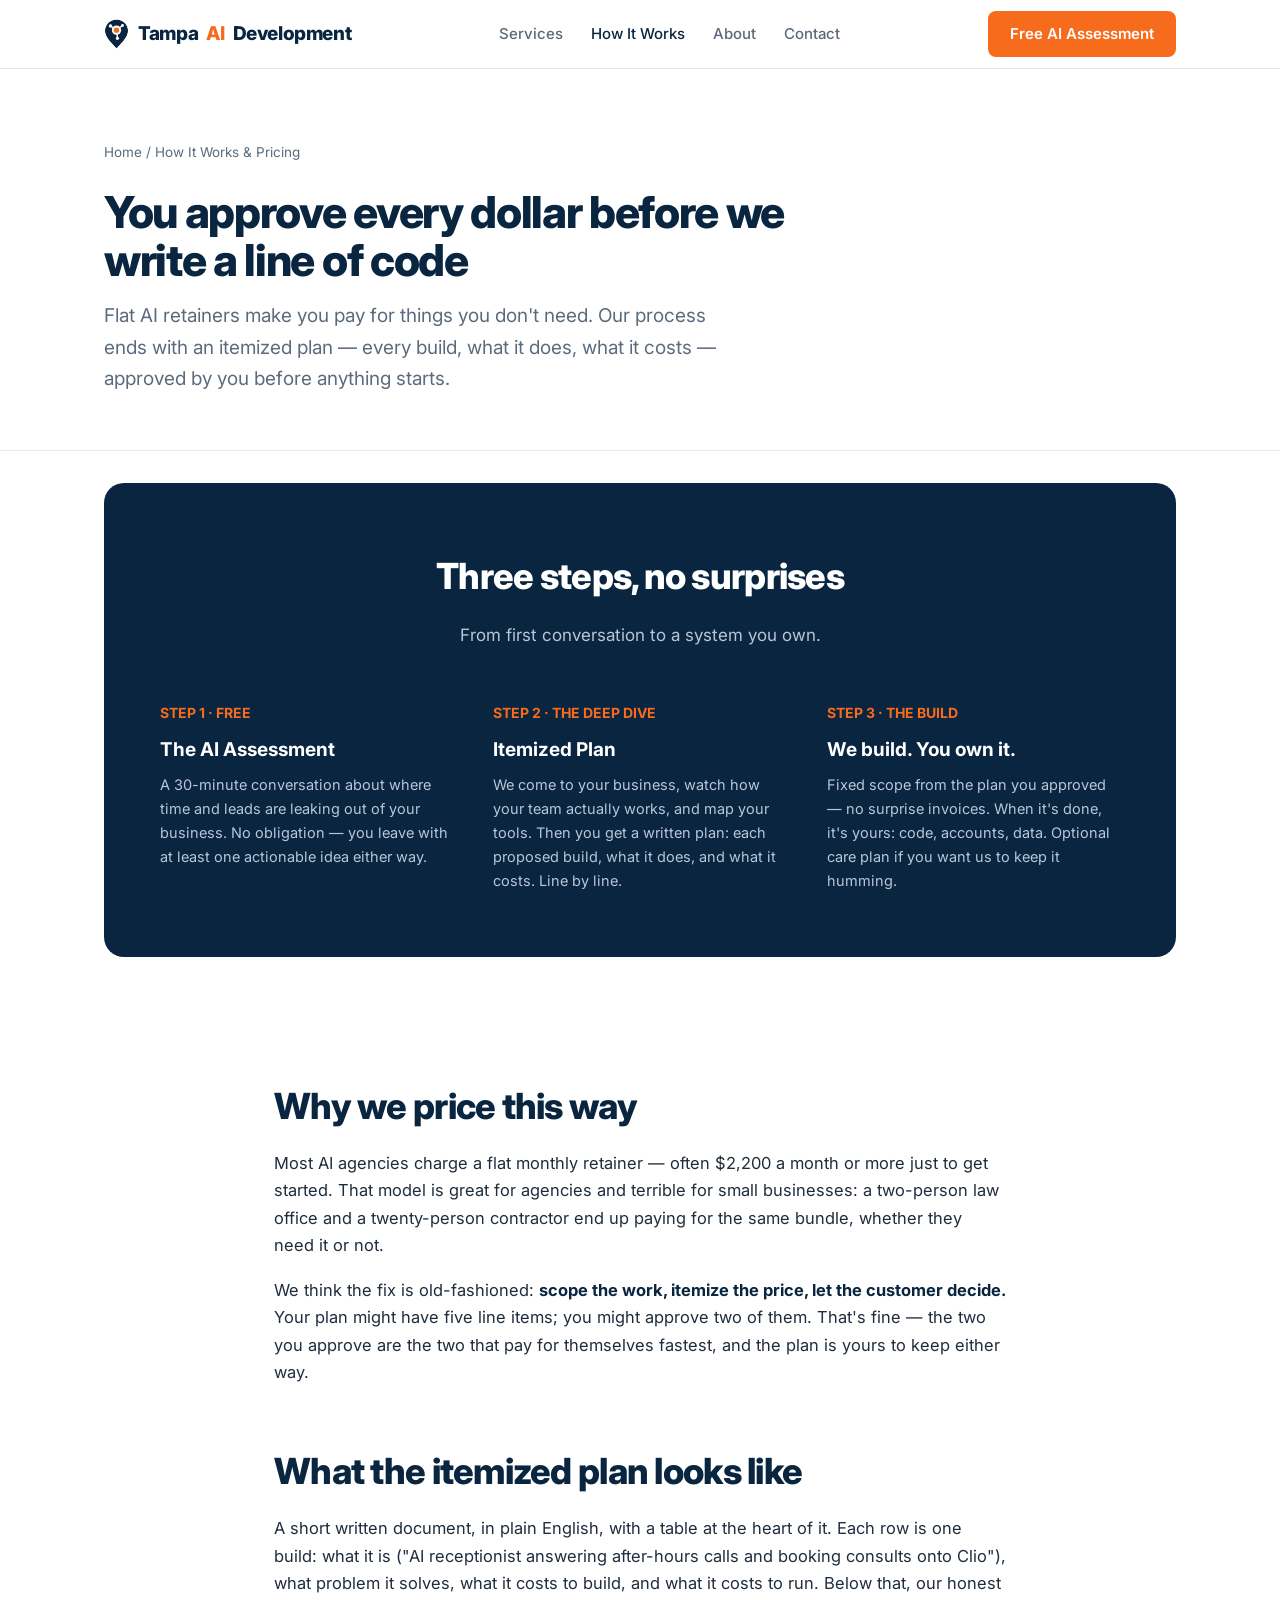
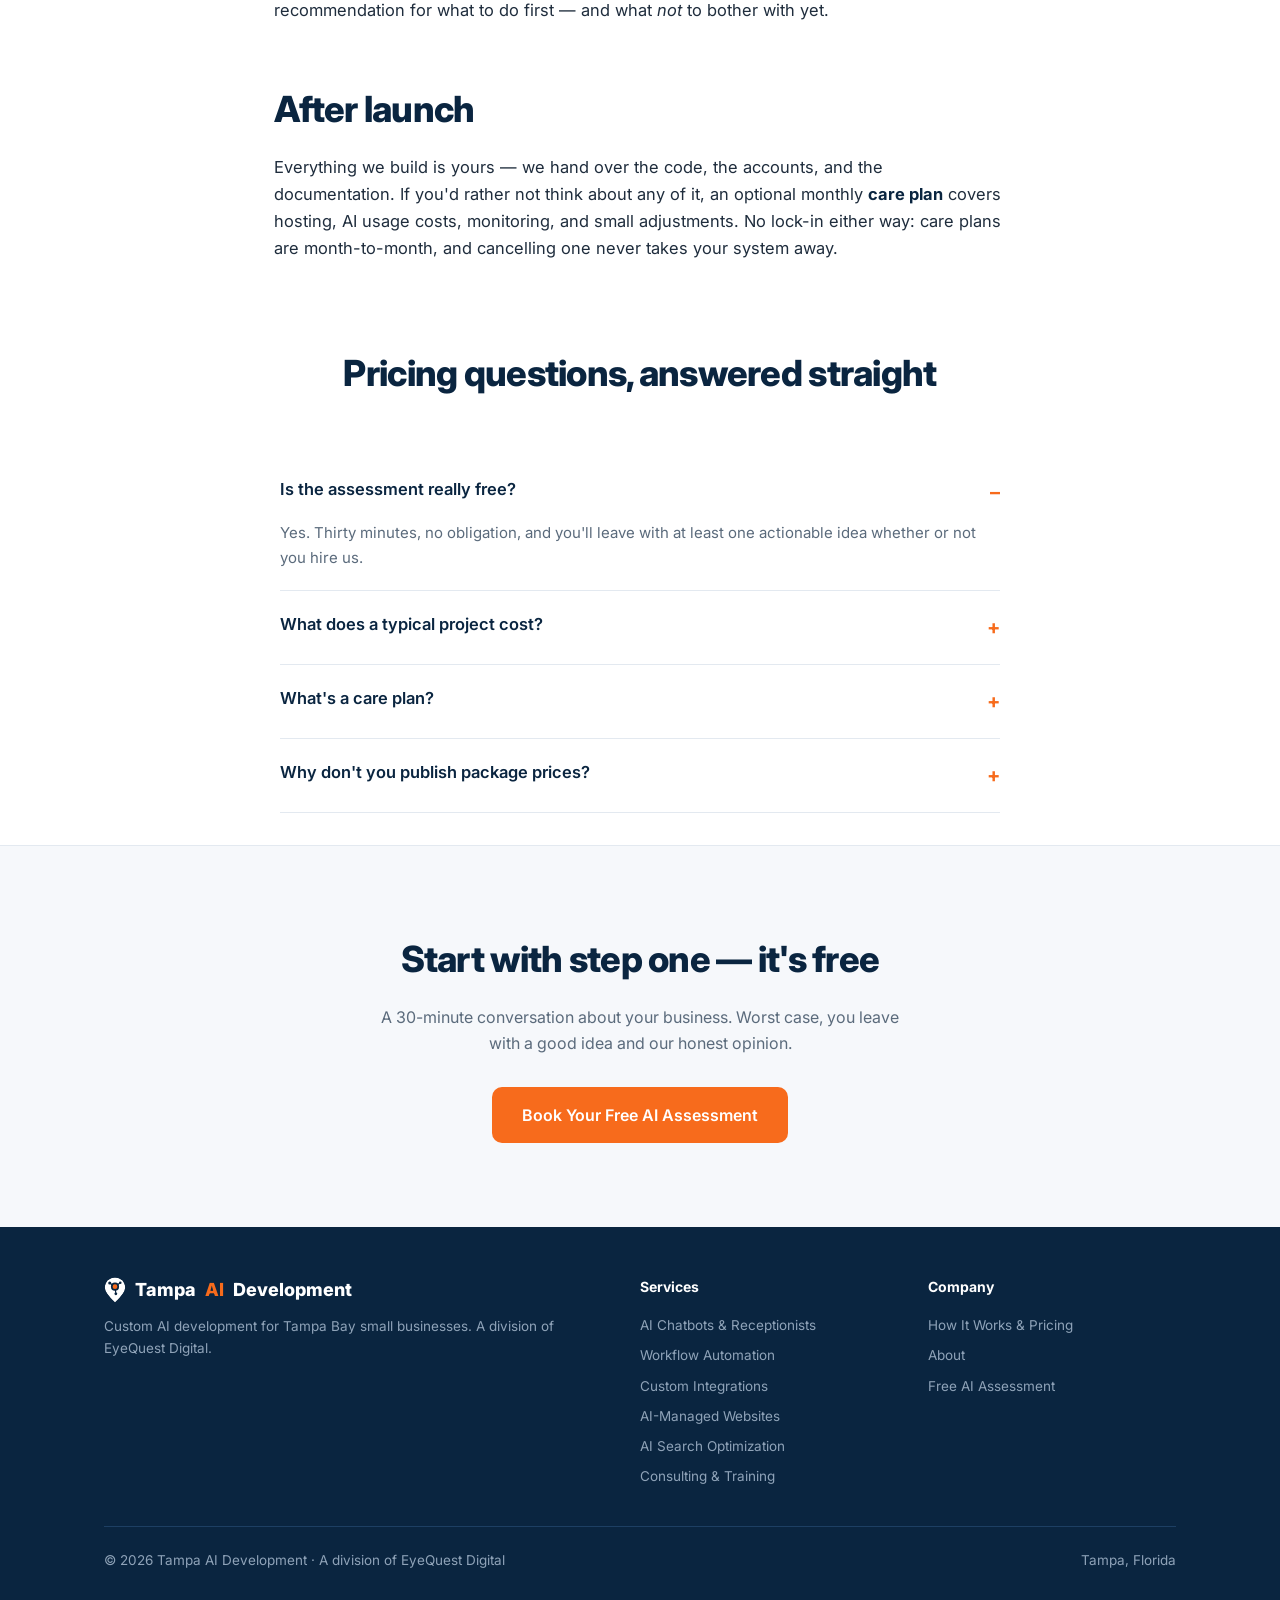
<file: how-it-works.html>
<!DOCTYPE html>
<html lang="en">
<head>
<meta charset="UTF-8">
<meta name="viewport" content="width=device-width, initial-scale=1.0">
<!-- Google tag (gtag.js) -->
<script async src="https://www.googletagmanager.com/gtag/js?id=G-2PPNQK3E79"></script>
<script>
window.dataLayer = window.dataLayer || [];
function gtag(){dataLayer.push(arguments);}
gtag('js', new Date());
gtag('config', 'G-2PPNQK3E79');
</script>
<title>How It Works &amp; Pricing | Tampa AI Development</title>
<meta name="description" content="How pricing works at Tampa AI Development: a free 30-minute assessment, a deep dive into your business, then an itemized plan where you approve every dollar before we build.">
<link rel="canonical" href="https://tampaaidevelopment.com/how-it-works">
<link rel="preconnect" href="https://fonts.googleapis.com">
<link href="https://fonts.googleapis.com/css2?family=Inter:wght@400;500;600;700;800&display=swap" rel="stylesheet">
<link rel="stylesheet" href="style.css">
<link rel="icon" type="image/svg+xml" href="assets/logo/mark-navy.svg">
<script type="application/ld+json">
{
"@context": "https://schema.org",
"@type": "FAQPage",
"mainEntity": [
{"@type": "Question", "name": "Is the assessment really free?", "acceptedAnswer": {"@type": "Answer", "text": "Yes. Thirty minutes, no obligation, and you'll leave with at least one actionable idea whether or not you hire us."}},
{"@type": "Question", "name": "What does a typical project cost?", "acceptedAnswer": {"@type": "Answer", "text": "Honestly: it ranges widely, because a single automation and a full AI phone system are very different projects. What we promise is that you'll see every line item and its price before anything is built — and we'll tell you plainly if something isn't worth your money."}},
{"@type": "Question", "name": "What's a care plan?", "acceptedAnswer": {"@type": "Answer", "text": "An optional monthly plan after launch covering hosting, AI usage costs, monitoring, and small tweaks. Or run it yourself — everything we build is yours."}},
{"@type": "Question", "name": "Why don't you publish package prices?", "acceptedAnswer": {"@type": "Answer", "text": "Because packages make small businesses pay for things they don't need. Scoping to your actual workflows means the quote fits the business — a two-person office shouldn't pay what a twenty-person firm pays."}}
]
}
</script>
</head>
<body>

<header>
<div class="wrap nav">
<a class='logo' href='/'><img src="assets/logo/mark-navy.svg" alt="Tampa AI Development logo" class="logo-mark"><span class="logo-text"><span class="logo-top">Tampa<span class="logo-ai">AI</span></span><span>Development</span></span></a>
<nav class="nav-links" onclick="document.body.classList.remove('nav-open')">
<a href='/#services'>Services</a>
<a class='active' href='/how-it-works'>How It Works</a>
<a href='/about'>About</a>
<a href='/contact'>Contact</a>
<a class='btn nav-cta' href='/contact'>Free AI Assessment</a>
</nav>
<a class='btn' href='/contact'>Free AI Assessment</a>
<button class="nav-toggle" type="button" aria-label="Menu" aria-expanded="false" onclick="document.body.classList.toggle('nav-open');this.setAttribute('aria-expanded',document.body.classList.contains('nav-open'))"><span></span><span></span><span></span></button>
</div>
</header>

<section class="page-hero">
<div class="wrap">
<div class="crumbs"><a href='/'>Home</a> / How It Works &amp; Pricing</div>
<h1>You approve every dollar before we write a line of code</h1>
<p class="lede">Flat AI retainers make you pay for things you don't need. Our process ends with an itemized plan — every build, what it does, what it costs — approved by you before anything starts.</p>
</div>
</section>

<section class="wrap">
<div class="steps">
<div class="sec-head">
<h2>Three steps, no surprises</h2>
<p>From first conversation to a system you own.</p>
</div>
<div class="steps-row">
<div class="step">
<div class="num">STEP 1 · FREE</div>
<h3>The AI Assessment</h3>
<p>A 30-minute conversation about where time and leads are leaking out of your business. No obligation — you leave with at least one actionable idea either way.</p>
</div>
<div class="step">
<div class="num">STEP 2 · THE DEEP DIVE</div>
<h3>Itemized Plan</h3>
<p>We come to your business, watch how your team actually works, and map your tools. Then you get a written plan: each proposed build, what it does, and what it costs. Line by line.</p>
</div>
<div class="step">
<div class="num">STEP 3 · THE BUILD</div>
<h3>We build. You own it.</h3>
<p>Fixed scope from the plan you approved — no surprise invoices. When it's done, it's yours: code, accounts, data. Optional care plan if you want us to keep it humming.</p>
</div>
</div>
</div>
</section>

<section class="wrap prose wrap-narrow">
<h2>Why we price this way</h2>
<p>Most AI agencies charge a flat monthly retainer — often $2,200 a month or more just to get started. That model is great for agencies and terrible for small businesses: a two-person law office and a twenty-person contractor end up paying for the same bundle, whether they need it or not.</p>
<p>We think the fix is old-fashioned: <strong>scope the work, itemize the price, let the customer decide.</strong> Your plan might have five line items; you might approve two of them. That's fine — the two you approve are the two that pay for themselves fastest, and the plan is yours to keep either way.</p>

<h2>What the itemized plan looks like</h2>
<p>A short written document, in plain English, with a table at the heart of it. Each row is one build: what it is ("AI receptionist answering after-hours calls and booking consults onto Clio"), what problem it solves, what it costs to build, and what it costs to run. Below that, our honest recommendation for what to do first — and what <em>not</em> to bother with yet.</p>

<h2>After launch</h2>
<p>Everything we build is yours — we hand over the code, the accounts, and the documentation. If you'd rather not think about any of it, an optional monthly <strong>care plan</strong> covers hosting, AI usage costs, monitoring, and small adjustments. No lock-in either way: care plans are month-to-month, and cancelling one never takes your system away.</p>
</section>

<section class="wrap">
<div class="sec-head"><h2>Pricing questions, answered straight</h2></div>
<div class="faq">
<details open><summary>Is the assessment really free?</summary><p>Yes. Thirty minutes, no obligation, and you'll leave with at least one actionable idea whether or not you hire us.</p></details>
<details><summary>What does a typical project cost?</summary><p>Honestly: it ranges widely, because a single automation and a full AI phone system are very different projects. What we promise is that you'll see every line item and its price before anything is built — and we'll tell you plainly if something isn't worth your money.</p></details>
<details><summary>What's a care plan?</summary><p>An optional monthly plan after launch covering hosting, AI usage costs, monitoring, and small tweaks. Or run it yourself — everything we build is yours.</p></details>
<details><summary>Why don't you publish package prices?</summary><p>Because packages make small businesses pay for things they don't need. Scoping to your actual workflows means the quote fits the business — a two-person office shouldn't pay what a twenty-person firm pays.</p></details>
</div>
</section>

<section class="cta-final">
<div class="wrap">
<h2>Start with step one — it's free</h2>
<p>A 30-minute conversation about your business. Worst case, you leave with a good idea and our honest opinion.</p>
<a class='btn btn-lg' href='/contact'>Book Your Free AI Assessment</a>
</div>
</section>

<footer>
<div class="wrap">
<div class="foot-grid">
<div>
<div class="foot-logo"><img src="assets/logo/mark-white.svg" alt="" class="foot-mark">Tampa<span>AI</span>Development</div>
<p>Custom AI development for Tampa Bay small businesses. A division of EyeQuest Digital.</p>
</div>
<div>
<h4>Services</h4>
<a href='/ai-chatbots-virtual-receptionists'>AI Chatbots &amp; Receptionists</a>
<a href='/workflow-automation'>Workflow Automation</a>
<a href='/custom-ai-integrations'>Custom Integrations</a>
<a href='/ai-managed-websites'>AI-Managed Websites</a>
<a href='/ai-search-optimization'>AI Search Optimization</a>
<a href='/ai-consulting-training'>Consulting &amp; Training</a>
</div>
<div>
<h4>Company</h4>
<a href='/how-it-works'>How It Works &amp; Pricing</a>
<a href='/about'>About</a>
<a href='/contact'>Free AI Assessment</a>
</div>
</div>
<div class="foot-bottom">
<div>© 2026 Tampa AI Development · A division of EyeQuest Digital</div>
<div>Tampa, Florida</div>
</div>
</div>
</footer>

</body>
</html>
</file>
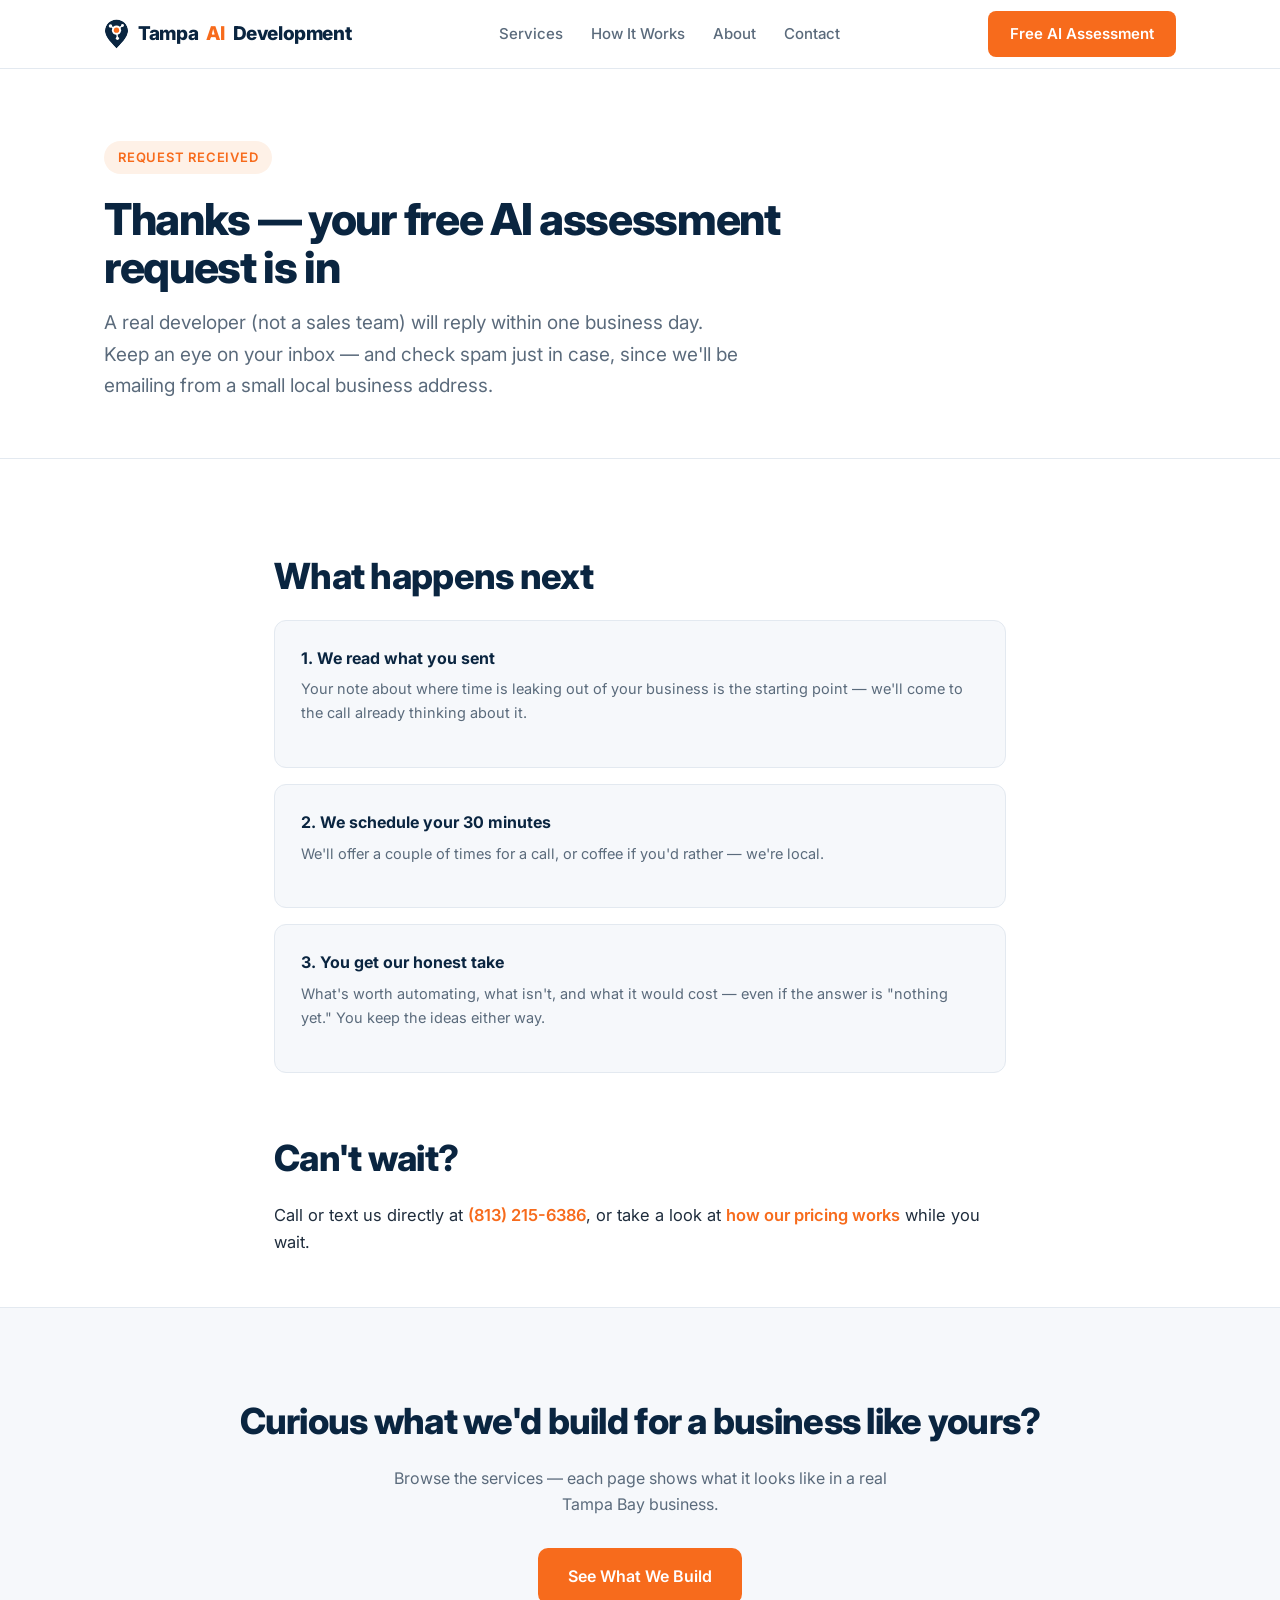
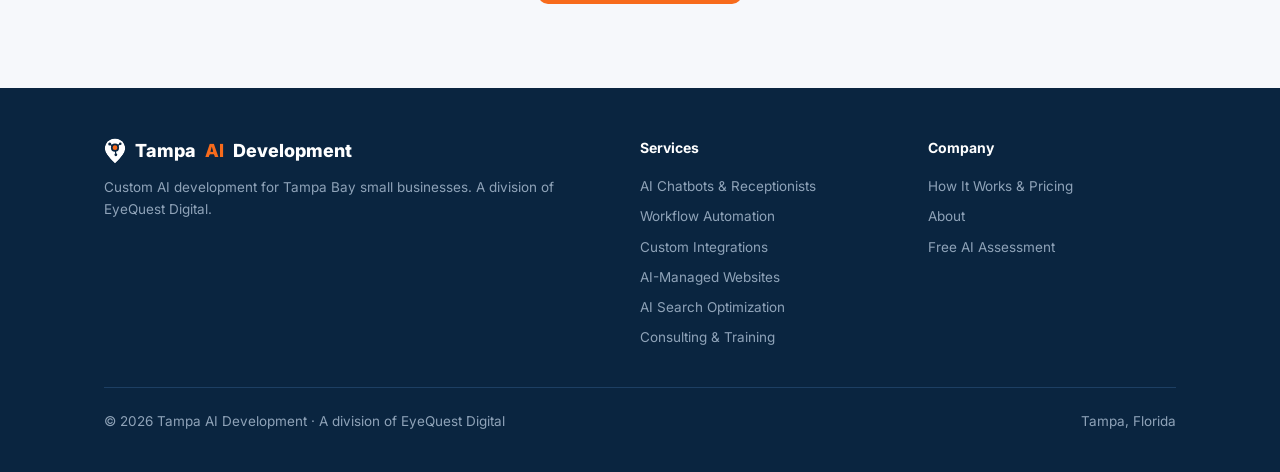
<file: thanks.html>
<!DOCTYPE html>
<html lang="en">
<head>
<meta charset="UTF-8">
<meta name="viewport" content="width=device-width, initial-scale=1.0">
<!-- Google tag (gtag.js) -->
<script async src="https://www.googletagmanager.com/gtag/js?id=G-2PPNQK3E79"></script>
<script>
window.dataLayer = window.dataLayer || [];
function gtag(){dataLayer.push(arguments);}
gtag('js', new Date());
gtag('config', 'G-2PPNQK3E79');
</script>
<title>Thanks — Request Received | Tampa AI Development</title>
<meta name="description" content="Your free AI assessment request has been received. A developer will reply within one business day.">
<meta name="robots" content="noindex">
<link rel="preconnect" href="https://fonts.googleapis.com">
<link href="https://fonts.googleapis.com/css2?family=Inter:wght@400;500;600;700;800&display=swap" rel="stylesheet">
<link rel="stylesheet" href="style.css">
<link rel="icon" type="image/svg+xml" href="assets/logo/mark-navy.svg">
</head>
<body>

<header>
<div class="wrap nav">
<a class='logo' href='/'><img src="assets/logo/mark-navy.svg" alt="Tampa AI Development logo" class="logo-mark"><span class="logo-text"><span class="logo-top">Tampa<span class="logo-ai">AI</span></span><span>Development</span></span></a>
<nav class="nav-links" onclick="document.body.classList.remove('nav-open')">
<a href='/#services'>Services</a>
<a href='/how-it-works'>How It Works</a>
<a href='/about'>About</a>
<a href='/contact'>Contact</a>
<a class='btn nav-cta' href='/contact'>Free AI Assessment</a>
</nav>
<a class='btn' href='/contact'>Free AI Assessment</a>
<button class="nav-toggle" type="button" aria-label="Menu" aria-expanded="false" onclick="document.body.classList.toggle('nav-open');this.setAttribute('aria-expanded',document.body.classList.contains('nav-open'))"><span></span><span></span><span></span></button>
</div>
</header>

<section class="page-hero">
<div class="wrap">
<div class="eyebrow">Request received</div>
<h1>Thanks — your free AI assessment request is in</h1>
<p class="lede">A real developer (not a sales team) will reply within one business day. Keep an eye on your inbox — and check spam just in case, since we'll be emailing from a small local business address.</p>
</div>
</section>

<section class="wrap prose wrap-narrow">
<h2>What happens next</h2>
<div class="scenario"><h3>1. We read what you sent</h3><p>Your note about where time is leaking out of your business is the starting point — we'll come to the call already thinking about it.</p></div>
<div class="scenario"><h3>2. We schedule your 30 minutes</h3><p>We'll offer a couple of times for a call, or coffee if you'd rather — we're local.</p></div>
<div class="scenario"><h3>3. You get our honest take</h3><p>What's worth automating, what isn't, and what it would cost — even if the answer is "nothing yet." You keep the ideas either way.</p></div>

<h2>Can't wait?</h2>
<p>Call or text us directly at <a href="tel:+18132156386" style="color:var(--accent);font-weight:600">(813) 215-6386</a>, or take a look at <a href="/how-it-works" style="color:var(--accent);font-weight:600">how our pricing works</a> while you wait.</p>
</section>

<section class="cta-final">
<div class="wrap">
<h2>Curious what we'd build for a business like yours?</h2>
<p>Browse the services — each page shows what it looks like in a real Tampa Bay business.</p>
<a class='btn btn-lg' href='/#services'>See What We Build</a>
</div>
</section>

<footer>
<div class="wrap">
<div class="foot-grid">
<div>
<div class="foot-logo"><img src="assets/logo/mark-white.svg" alt="" class="foot-mark">Tampa<span>AI</span>Development</div>
<p>Custom AI development for Tampa Bay small businesses. A division of EyeQuest Digital.</p>
</div>
<div>
<h4>Services</h4>
<a href='/ai-chatbots-virtual-receptionists'>AI Chatbots &amp; Receptionists</a>
<a href='/workflow-automation'>Workflow Automation</a>
<a href='/custom-ai-integrations'>Custom Integrations</a>
<a href='/ai-managed-websites'>AI-Managed Websites</a>
<a href='/ai-search-optimization'>AI Search Optimization</a>
<a href='/ai-consulting-training'>Consulting &amp; Training</a>
</div>
<div>
<h4>Company</h4>
<a href='/how-it-works'>How It Works &amp; Pricing</a>
<a href='/about'>About</a>
<a href='/contact'>Free AI Assessment</a>
</div>
</div>
<div class="foot-bottom">
<div>© 2026 Tampa AI Development · A division of EyeQuest Digital</div>
<div>Tampa, Florida</div>
</div>
</div>
</footer>

</body>
</html>
</file>
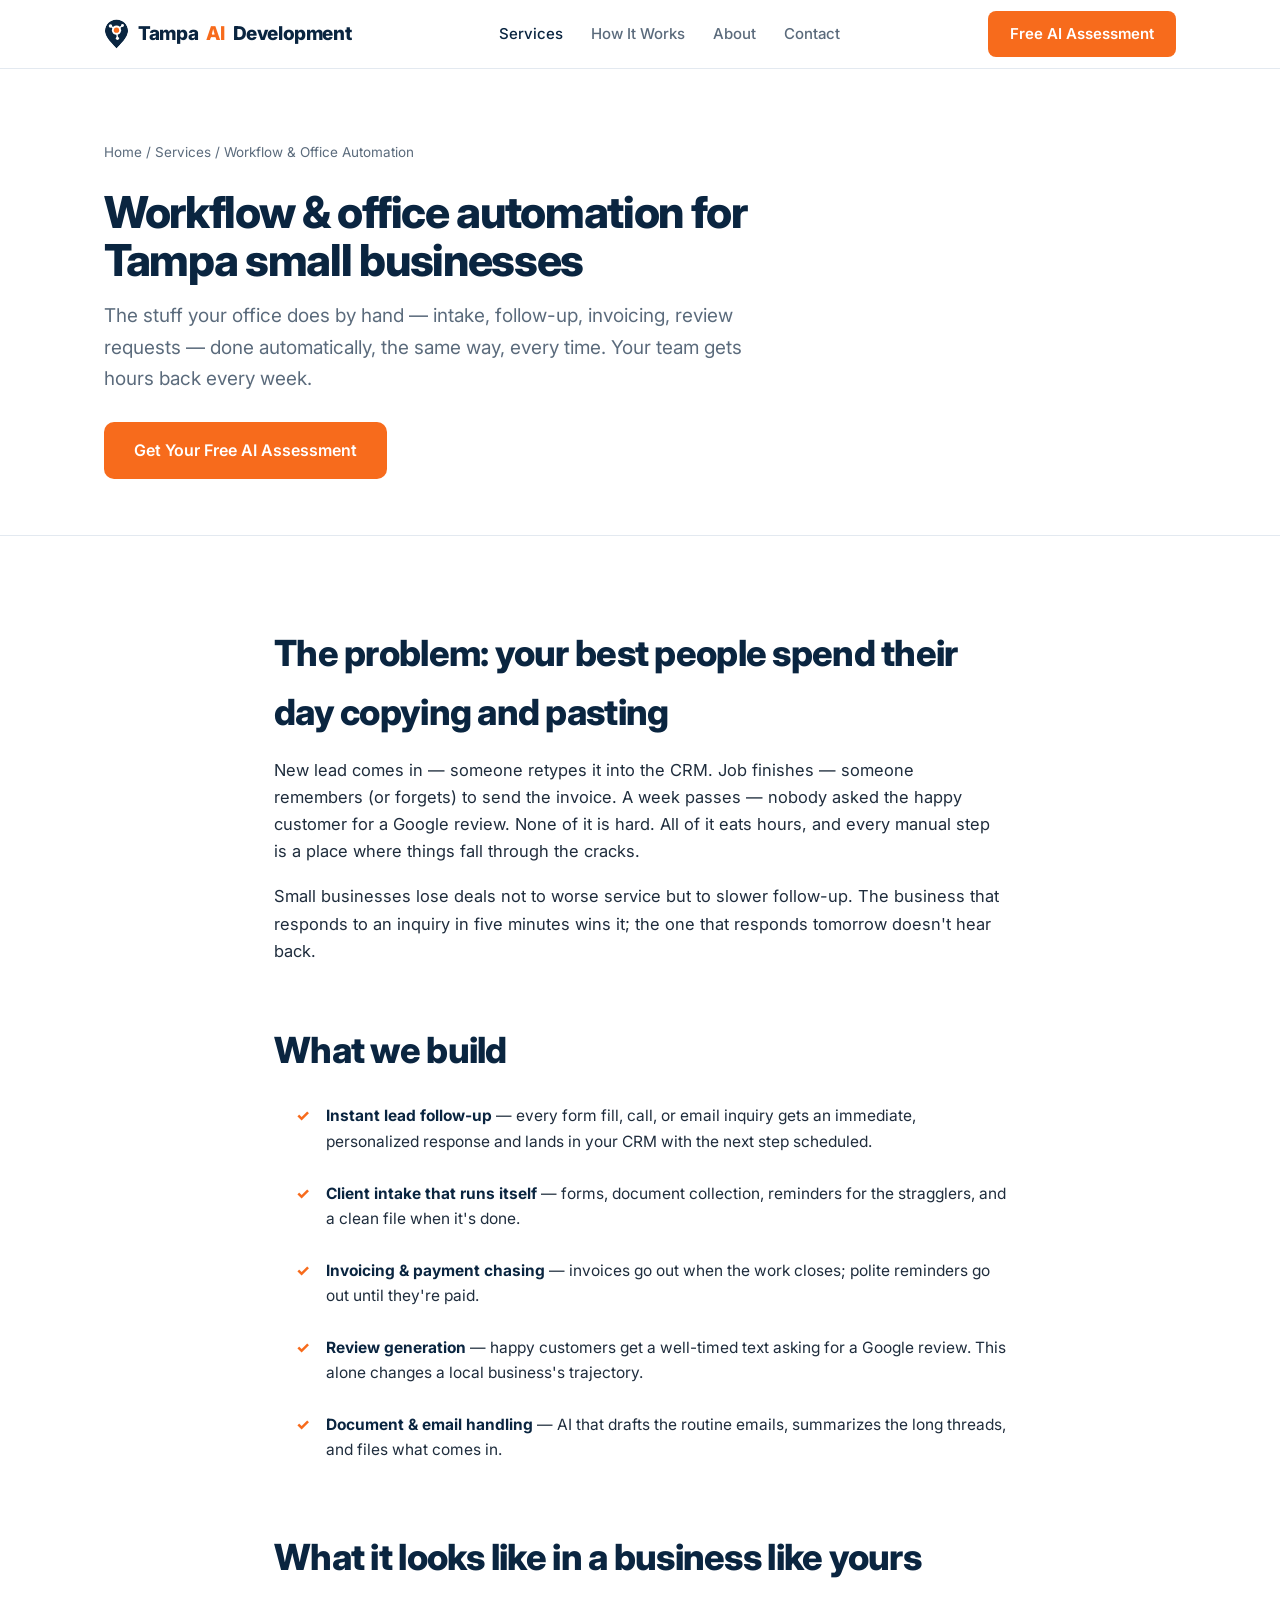
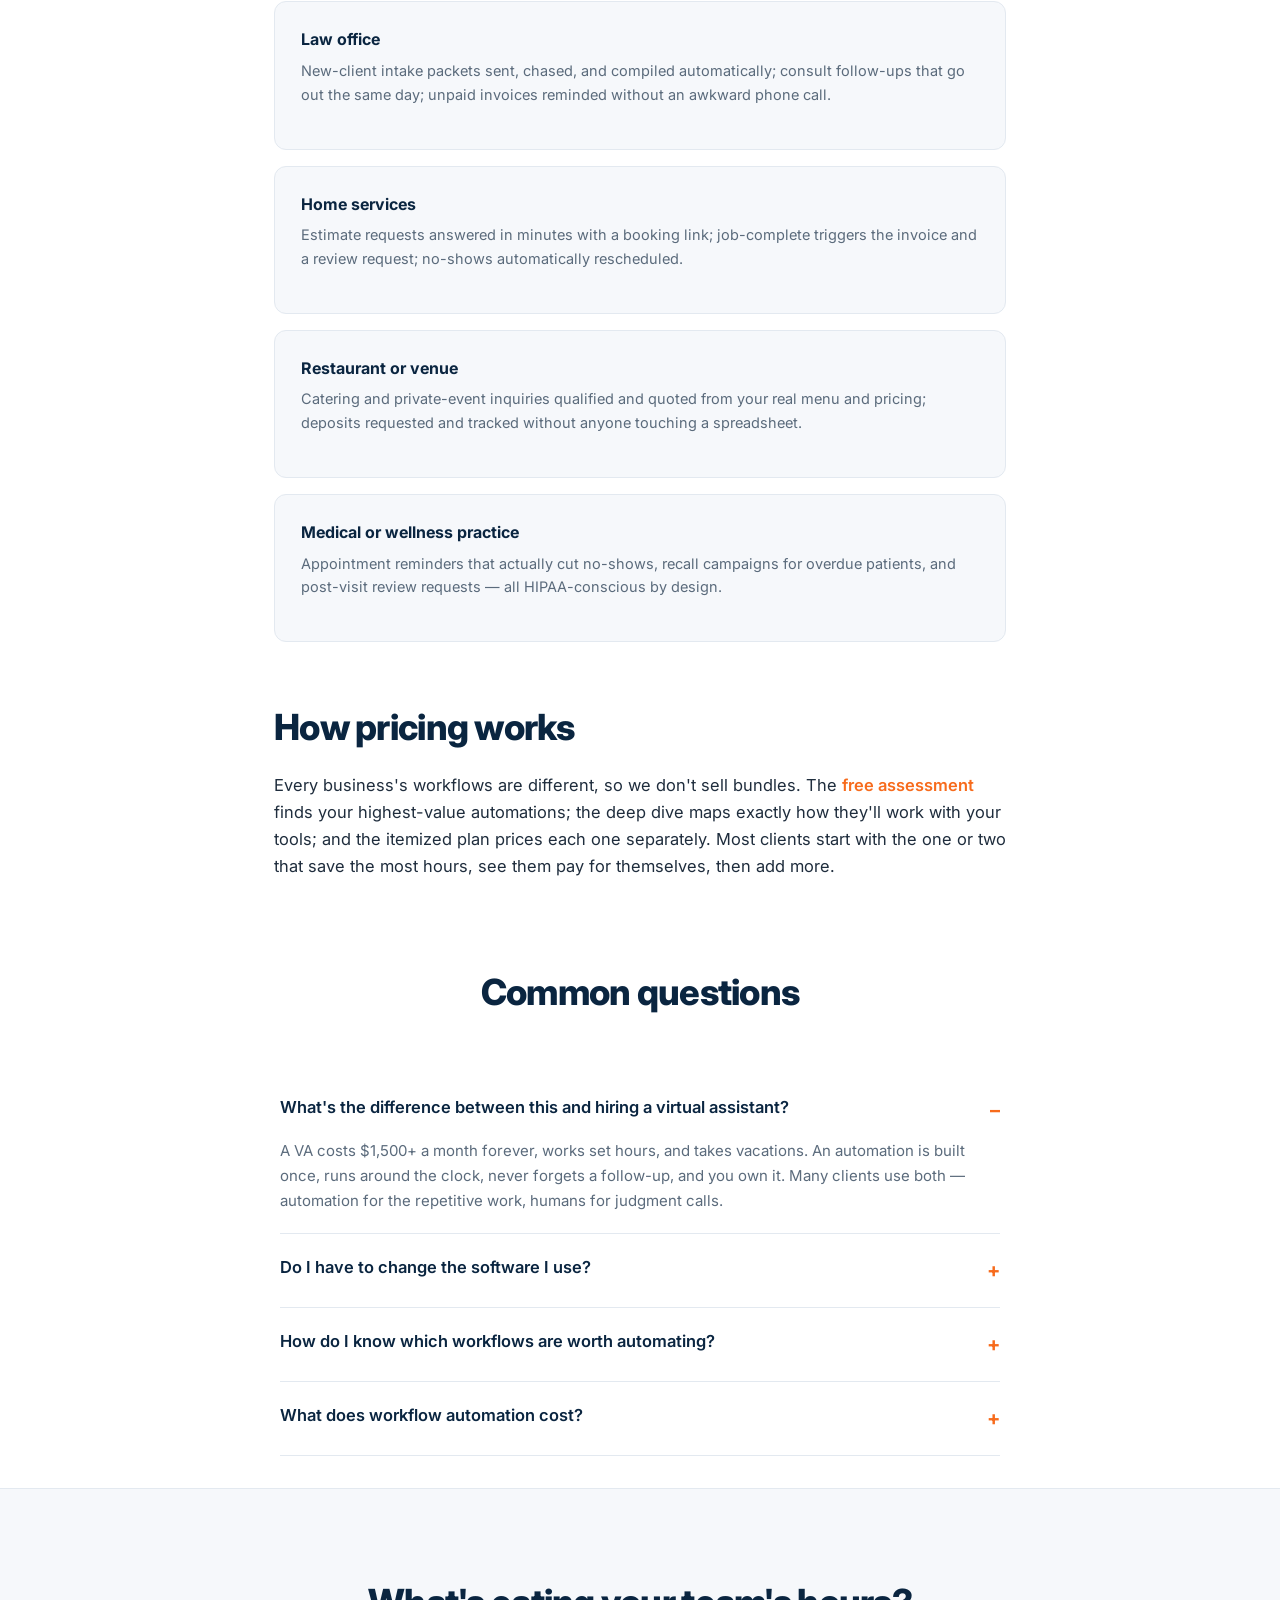
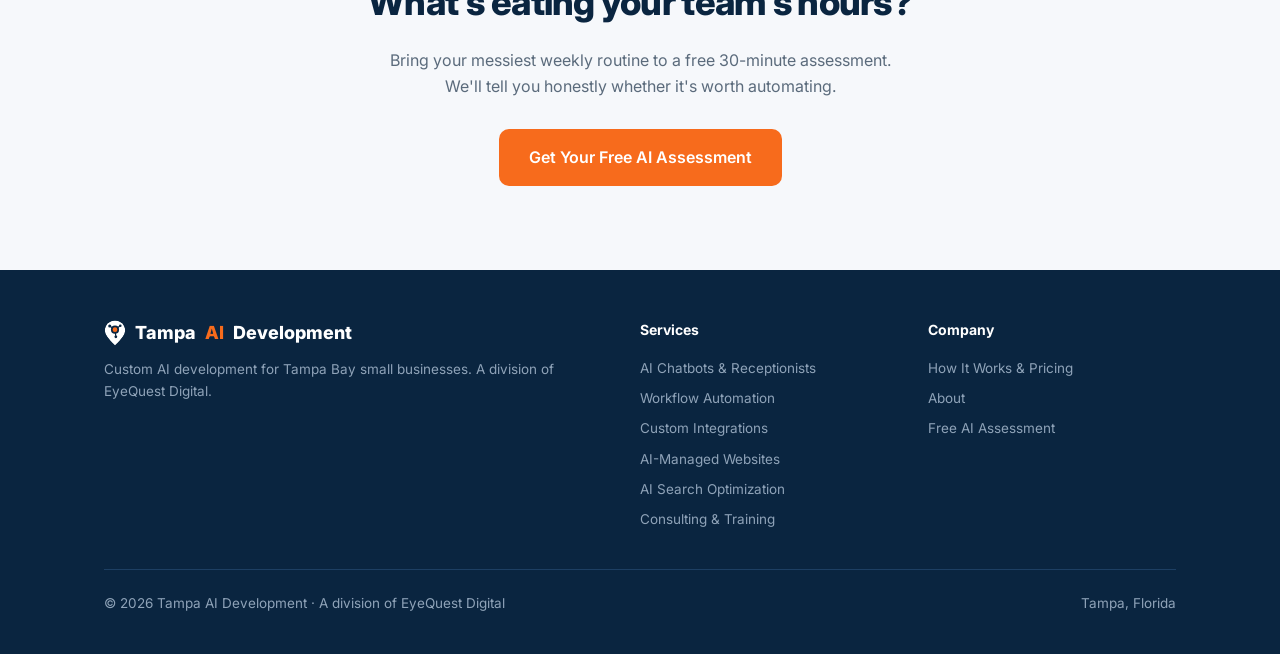
<file: workflow-automation.html>
<!DOCTYPE html>
<html lang="en">
<head>
<meta charset="UTF-8">
<meta name="viewport" content="width=device-width, initial-scale=1.0">
<!-- Google tag (gtag.js) -->
<script async src="https://www.googletagmanager.com/gtag/js?id=G-2PPNQK3E79"></script>
<script>
window.dataLayer = window.dataLayer || [];
function gtag(){dataLayer.push(arguments);}
gtag('js', new Date());
gtag('config', 'G-2PPNQK3E79');
</script>
<title>AI Workflow &amp; Office Automation for Tampa Small Businesses | Tampa AI Development</title>
<meta name="description" content="Workflow automation for Tampa Bay small businesses. Automate intake, follow-up, scheduling, invoicing, and review requests — the office work your team does by hand. Free assessment.">
<link rel="canonical" href="https://tampaaidevelopment.com/workflow-automation">
<link rel="preconnect" href="https://fonts.googleapis.com">
<link href="https://fonts.googleapis.com/css2?family=Inter:wght@400;500;600;700;800&display=swap" rel="stylesheet">
<link rel="stylesheet" href="style.css">
<link rel="icon" type="image/svg+xml" href="assets/logo/mark-navy.svg">
<script type="application/ld+json">
{
"@context": "https://schema.org",
"@type": "Service",
"name": "Workflow & Office Automation",
"serviceType": "AI workflow automation development",
"provider": {"@type": "ProfessionalService", "name": "Tampa AI Development", "url": "https://tampaaidevelopment.com/"},
"areaServed": "Tampa Bay, Florida",
"description": "Custom AI workflow automation for small businesses: client intake, follow-up sequences, scheduling, invoicing, review requests, and document handling."
}
</script>
<script type="application/ld+json">
{
"@context": "https://schema.org",
"@type": "FAQPage",
"mainEntity": [
{"@type": "Question", "name": "What's the difference between this and hiring a virtual assistant?", "acceptedAnswer": {"@type": "Answer", "text": "A VA costs $1,500+ a month forever, works set hours, and takes vacations. An automation is built once, runs around the clock, never forgets a follow-up, and you own it. Many clients use both — automation for the repetitive work, humans for judgment calls."}},
{"@type": "Question", "name": "Do I have to change the software I use?", "acceptedAnswer": {"@type": "Answer", "text": "No — that's the point of custom development. We build around your existing tools rather than forcing you onto a new platform."}},
{"@type": "Question", "name": "How do I know which workflows are worth automating?", "acceptedAnswer": {"@type": "Answer", "text": "That's exactly what the free assessment finds. The rule of thumb: anything done more than five times a week, the same way, by copying information from one place to another, is a candidate."}},
{"@type": "Question", "name": "What does workflow automation cost?", "acceptedAnswer": {"@type": "Answer", "text": "Each automation is scoped and priced individually in your itemized plan — you approve every line before we build. Simple automations are surprisingly affordable; you might start with one and add more as each proves itself."}}
]
}
</script>
</head>
<body>

<header>
<div class="wrap nav">
<a class='logo' href='/'><img src="assets/logo/mark-navy.svg" alt="Tampa AI Development logo" class="logo-mark"><span class="logo-text"><span class="logo-top">Tampa<span class="logo-ai">AI</span></span><span>Development</span></span></a>
<nav class="nav-links" onclick="document.body.classList.remove('nav-open')">
<a class='active' href='/#services'>Services</a>
<a href='/how-it-works'>How It Works</a>
<a href='/about'>About</a>
<a href='/contact'>Contact</a>
<a class='btn nav-cta' href='/contact'>Free AI Assessment</a>
</nav>
<a class='btn' href='/contact'>Free AI Assessment</a>
<button class="nav-toggle" type="button" aria-label="Menu" aria-expanded="false" onclick="document.body.classList.toggle('nav-open');this.setAttribute('aria-expanded',document.body.classList.contains('nav-open'))"><span></span><span></span><span></span></button>
</div>
</header>

<section class="page-hero">
<div class="wrap">
<div class="crumbs"><a href='/'>Home</a> / <a href='/#services'>Services</a> / Workflow &amp; Office Automation</div>
<h1>Workflow &amp; office automation for Tampa small businesses</h1>
<p class="lede">The stuff your office does by hand — intake, follow-up, invoicing, review requests — done automatically, the same way, every time. Your team gets hours back every week.</p>
<div style="margin-top:28px"><a class='btn btn-lg' href='/contact'>Get Your Free AI Assessment</a></div>
</div>
</section>

<section class="wrap prose wrap-narrow">
<h2>The problem: your best people spend their day copying and pasting</h2>
<p>New lead comes in — someone retypes it into the CRM. Job finishes — someone remembers (or forgets) to send the invoice. A week passes — nobody asked the happy customer for a Google review. None of it is hard. All of it eats hours, and every manual step is a place where things fall through the cracks.</p>
<p>Small businesses lose deals not to worse service but to slower follow-up. The business that responds to an inquiry in five minutes wins it; the one that responds tomorrow doesn't hear back.</p>

<h2>What we build</h2>
<ul class="checklist">
<li><strong>Instant lead follow-up</strong> — every form fill, call, or email inquiry gets an immediate, personalized response and lands in your CRM with the next step scheduled.</li>
<li><strong>Client intake that runs itself</strong> — forms, document collection, reminders for the stragglers, and a clean file when it's done.</li>
<li><strong>Invoicing &amp; payment chasing</strong> — invoices go out when the work closes; polite reminders go out until they're paid.</li>
<li><strong>Review generation</strong> — happy customers get a well-timed text asking for a Google review. This alone changes a local business's trajectory.</li>
<li><strong>Document &amp; email handling</strong> — AI that drafts the routine emails, summarizes the long threads, and files what comes in.</li>
</ul>

<h2>What it looks like in a business like yours</h2>
<div class="scenario"><h3>Law office</h3><p>New-client intake packets sent, chased, and compiled automatically; consult follow-ups that go out the same day; unpaid invoices reminded without an awkward phone call.</p></div>
<div class="scenario"><h3>Home services</h3><p>Estimate requests answered in minutes with a booking link; job-complete triggers the invoice and a review request; no-shows automatically rescheduled.</p></div>
<div class="scenario"><h3>Restaurant or venue</h3><p>Catering and private-event inquiries qualified and quoted from your real menu and pricing; deposits requested and tracked without anyone touching a spreadsheet.</p></div>
<div class="scenario"><h3>Medical or wellness practice</h3><p>Appointment reminders that actually cut no-shows, recall campaigns for overdue patients, and post-visit review requests — all HIPAA-conscious by design.</p></div>

<h2>How pricing works</h2>
<p>Every business's workflows are different, so we don't sell bundles. The <a href='/contact' style='color:var(--accent);font-weight:600'>free assessment</a> finds your highest-value automations; the deep dive maps exactly how they'll work with your tools; and the itemized plan prices each one separately. Most clients start with the one or two that save the most hours, see them pay for themselves, then add more.</p>
</section>

<section class="wrap">
<div class="sec-head"><h2>Common questions</h2></div>
<div class="faq">
<details open><summary>What's the difference between this and hiring a virtual assistant?</summary><p>A VA costs $1,500+ a month forever, works set hours, and takes vacations. An automation is built once, runs around the clock, never forgets a follow-up, and you own it. Many clients use both — automation for the repetitive work, humans for judgment calls.</p></details>
<details><summary>Do I have to change the software I use?</summary><p>No — that's the point of custom development. We build around your existing tools rather than forcing you onto a new platform.</p></details>
<details><summary>How do I know which workflows are worth automating?</summary><p>That's exactly what the free assessment finds. The rule of thumb: anything done more than five times a week, the same way, by copying information from one place to another, is a candidate.</p></details>
<details><summary>What does workflow automation cost?</summary><p>Each automation is scoped and priced individually in your itemized plan — you approve every line before we build. Simple automations are surprisingly affordable; start with one and add more as each proves itself.</p></details>
</div>
</section>

<section class="cta-final">
<div class="wrap">
<h2>What's eating your team's hours?</h2>
<p>Bring your messiest weekly routine to a free 30-minute assessment. We'll tell you honestly whether it's worth automating.</p>
<a class='btn btn-lg' href='/contact'>Get Your Free AI Assessment</a>
</div>
</section>

<footer>
<div class="wrap">
<div class="foot-grid">
<div>
<div class="foot-logo"><img src="assets/logo/mark-white.svg" alt="" class="foot-mark">Tampa<span>AI</span>Development</div>
<p>Custom AI development for Tampa Bay small businesses. A division of EyeQuest Digital.</p>
</div>
<div>
<h4>Services</h4>
<a href='/ai-chatbots-virtual-receptionists'>AI Chatbots &amp; Receptionists</a>
<a href='/workflow-automation'>Workflow Automation</a>
<a href='/custom-ai-integrations'>Custom Integrations</a>
<a href='/ai-managed-websites'>AI-Managed Websites</a>
<a href='/ai-search-optimization'>AI Search Optimization</a>
<a href='/ai-consulting-training'>Consulting &amp; Training</a>
</div>
<div>
<h4>Company</h4>
<a href='/how-it-works'>How It Works &amp; Pricing</a>
<a href='/about'>About</a>
<a href='/contact'>Free AI Assessment</a>
</div>
</div>
<div class="foot-bottom">
<div>© 2026 Tampa AI Development · A division of EyeQuest Digital</div>
<div>Tampa, Florida</div>
</div>
</div>
</footer>

</body>
</html>
</file>
<file: style.css>
/* ============================================================
Tampa AI Development — Design System
Direction: "Clean & confident" (Mockup A)
Palette: deep navy + warm orange accent, light backgrounds
Type: Inter
============================================================ */

:root{
/* Color tokens */
--navy:#0a2540;
--navy-2:#123a63;
--ink:#1f2d3d;
--muted:#5b6b7c;
--accent:#f76b1c;
--accent-dark:#e05a0e;
--accent-tint:#fef1e7;
--bg:#ffffff;
--bg-soft:#f6f8fb;
--border:#e3e9f0;
/* Shape & type */
--radius:12px;
--radius-lg:20px;
--shadow:0 10px 30px rgba(10,37,64,.08);
}

*{margin:0;padding:0;box-sizing:border-box}
html{scroll-behavior:smooth}
body{font-family:'Inter',sans-serif;color:var(--ink);background:var(--bg);line-height:1.65;font-size:16px}
.wrap{max-width:1120px;margin:0 auto;padding:0 24px}
.wrap-narrow{max-width:780px;margin:0 auto;padding:0 24px}
a{text-decoration:none;color:inherit}
img,svg{max-width:100%;display:block}

/* ---------- Typography ---------- */
h1{font-size:52px;font-weight:800;letter-spacing:-.03em;line-height:1.08;color:var(--navy)}
h2{font-size:36px;font-weight:800;letter-spacing:-.02em;color:var(--navy);margin-bottom:14px}
h3{font-size:19px;font-weight:700;color:var(--navy)}
.eyebrow{display:inline-block;font-size:13px;font-weight:600;letter-spacing:.06em;text-transform:uppercase;color:var(--accent);background:var(--accent-tint);padding:6px 14px;border-radius:100px;margin-bottom:22px}
.lede{font-size:19px;color:var(--muted)}
.prose p{margin-bottom:18px;color:var(--ink);font-size:16.5px}
.prose h2{margin-top:56px}
.prose ul{margin:0 0 18px 22px}
.prose li{margin-bottom:8px}
.prose strong{color:var(--navy)}

/* ---------- Buttons ---------- */
.btn{display:inline-block;background:var(--accent);color:#fff;font-weight:600;padding:11px 22px;border-radius:8px;font-size:15px;transition:background .15s;border:none;cursor:pointer;font-family:inherit}
.btn:hover{background:var(--accent-dark)}
.btn-lg{padding:15px 30px;font-size:16px;border-radius:10px}
.btn-ghost{background:transparent;color:var(--navy);border:1.5px solid var(--border)}
.btn-ghost:hover{background:var(--bg-soft)}

/* ---------- Header / Nav ---------- */
header{position:sticky;top:0;background:rgba(255,255,255,.92);backdrop-filter:blur(8px);border-bottom:1px solid var(--border);z-index:10}
.nav{display:flex;align-items:center;justify-content:space-between;height:68px}
.logo{font-weight:800;font-size:19px;color:var(--navy);letter-spacing:-.02em;display:flex;align-items:center;gap:9px}
.logo-mark{height:30px;width:auto}
.logo .logo-ai{color:var(--accent)}
.logo-text{display:flex;gap:8px}
.logo-top{display:flex;gap:8px}
.nav-links{display:flex;gap:28px;font-size:15px;font-weight:500;color:var(--muted)}
.nav-links a:hover,.nav-links a.active{color:var(--navy)}

/* ---------- Hero (home) ---------- */
.hero{padding:96px 20px 72px;text-align:center}
.hero h1{max-width:820px;margin:0 auto 22px;font-size:56px}
.hero .sub{font-size:19px;color:var(--muted);max-width:640px;margin:0 auto 34px}
.hero-ctas{display:flex;gap:14px;justify-content:center;margin-bottom:18px}
.hero-note{font-size:13.5px;color:var(--muted)}

/* ---------- Page hero (interior pages) ---------- */
.page-hero{padding:72px 0 56px;border-bottom:1px solid var(--border)}
.page-hero h1{font-size:44px;max-width:760px;margin-bottom:16px}
.page-hero .lede{max-width:640px}
.crumbs{font-size:13.5px;color:var(--muted);margin-bottom:26px}
.crumbs a:hover{color:var(--navy)}

/* ---------- Trust strip ---------- */
.trust{border-top:1px solid var(--border);border-bottom:1px solid var(--border);background:var(--bg-soft);padding:18px 0;text-align:center;font-size:14px;color:var(--muted);font-weight:500}
.trust b{color:var(--navy)}

/* ---------- Sections ---------- */
section{padding:84px 0}
section.wrap{padding-top:32px;padding-bottom:32px}
.sec-head{text-align:center;max-width:640px;margin:0 auto 52px}
.sec-head p{color:var(--muted);font-size:17px}
.sec-head-left{max-width:640px;margin-bottom:44px}
.sec-head-left p{color:var(--muted);font-size:17px}

/* ---------- Cards ---------- */
.grid{display:grid;grid-template-columns:repeat(3,1fr);gap:22px}
.grid-2{display:grid;grid-template-columns:1fr 1fr;gap:22px}
.card{background:#fff;border:1px solid var(--border);border-radius:var(--radius);padding:28px;transition:box-shadow .15s,transform .15s}
.card:hover{box-shadow:var(--shadow);transform:translateY(-2px)}
.card .ico{width:42px;height:42px;border-radius:10px;background:var(--navy);color:#fff;display:flex;align-items:center;justify-content:center;font-size:20px;margin-bottom:18px}
.card h3{font-size:18px;margin-bottom:8px}
.card p{font-size:14.5px;color:var(--muted)}
.card .more{display:inline-block;margin-top:14px;font-size:14px;font-weight:600;color:var(--accent)}
.card-static:hover{box-shadow:none;transform:none}

/* ---------- Steps panel (navy) ---------- */
.steps{background:var(--navy);color:#fff;border-radius:var(--radius-lg);padding:64px 56px}
.steps h2{color:#fff}
.steps .sec-head p{color:#b8c6d8}
.steps-row{display:grid;grid-template-columns:repeat(3,1fr);gap:40px}
.step .num{font-size:14px;font-weight:700;color:var(--accent);margin-bottom:10px}
.step h3{font-size:19px;color:#fff;margin-bottom:8px}
.step p{font-size:14.5px;color:#b8c6d8}

/* ---------- Split / diff layout ---------- */
.diff{display:grid;grid-template-columns:1fr 1fr;gap:64px;align-items:center}
.diff h2{margin-bottom:18px}
.diff-list{list-style:none;margin-top:8px}
.diff-list li{padding:12px 0 12px 34px;position:relative;font-size:15.5px;border-bottom:1px solid var(--border)}
.diff-list li:before{content:"✓";position:absolute;left:0;color:var(--accent);font-weight:800}
.diff-visual{background:var(--bg-soft);border:1px solid var(--border);border-radius:16px;padding:36px;font-size:14px}
.diff-visual .row{display:flex;justify-content:space-between;gap:16px;padding:13px 0;border-bottom:1px dashed var(--border)}
.diff-visual .row:last-child{border:none}
.diff-visual .them{color:#9aa8b6;text-decoration:line-through}
.diff-visual .us{color:var(--navy);font-weight:600;text-align:right}

/* ---------- Feature rows (service pages) ---------- */
.feature-row{display:grid;grid-template-columns:1fr 1fr;gap:56px;align-items:center;padding:36px 0}
.feature-row .visual{background:var(--bg-soft);border:1px solid var(--border);border-radius:16px;padding:32px;font-size:14px;color:var(--muted)}
.checklist{list-style:none}
.checklist li{padding:9px 0 9px 30px;position:relative;font-size:15.5px}
.checklist li:before{content:"✓";position:absolute;left:0;color:var(--accent);font-weight:800}

/* ---------- Scenario cards ---------- */
.scenario{background:var(--bg-soft);border:1px solid var(--border);border-radius:var(--radius);padding:24px 26px;margin-bottom:16px}
.scenario h3{font-size:16px;margin-bottom:6px}
.scenario p{font-size:14.5px;color:var(--muted)}

/* ---------- FAQ ---------- */
.faq{max-width:720px;margin:0 auto}
details{border-bottom:1px solid var(--border);padding:20px 0}
summary{font-weight:600;font-size:16.5px;color:var(--navy);cursor:pointer;list-style:none;display:flex;justify-content:space-between;gap:16px}
summary::-webkit-details-marker{display:none}
summary:after{content:"+";color:var(--accent);font-weight:700;font-size:20px;flex-shrink:0}
details[open] summary:after{content:"–"}
details p{margin-top:12px;color:var(--muted);font-size:15px}

/* ---------- Forms ---------- */
.form{max-width:560px}
.form label{display:block;font-weight:600;font-size:14.5px;color:var(--navy);margin:20px 0 7px}
.form input,.form textarea,.form select{width:100%;padding:13px 15px;border:1.5px solid var(--border);border-radius:9px;font-family:inherit;font-size:15px;color:var(--ink);background:#fff}
.form input:focus,.form textarea:focus,.form select:focus{outline:none;border-color:var(--accent)}
.form .btn{margin-top:26px}

/* ---------- CTA band ---------- */
.cta-final{background:var(--bg-soft);border-top:1px solid var(--border);text-align:center}
.cta-final p{color:var(--muted);max-width:520px;margin:0 auto 30px}

/* ---------- Footer ---------- */
footer{background:var(--navy);color:#8fa3b8;padding:48px 0 40px;font-size:13.5px}
.foot-grid{display:grid;grid-template-columns:2fr 1fr 1fr;gap:40px;margin-bottom:34px}
.foot-grid h4{color:#fff;font-size:14px;font-weight:700;margin-bottom:12px}
.foot-grid a{display:block;padding:4px 0;color:#8fa3b8}
.foot-grid a:hover{color:#fff}
.foot-logo{font-weight:800;font-size:18px;color:#fff;margin-bottom:10px;display:flex;align-items:center;gap:9px}
.foot-mark{height:26px;width:auto}
.foot-logo span{color:var(--accent)}
.foot-bottom{border-top:1px solid #1d3f63;padding-top:22px;display:flex;justify-content:space-between;flex-wrap:wrap;gap:10px}

/* ---------- Responsive ---------- */
@media(max-width:860px){
h1,.hero h1{font-size:38px}
.page-hero h1{font-size:34px}
h2{font-size:29px}
.grid,.grid-2,.steps-row,.diff,.feature-row,.foot-grid{grid-template-columns:1fr}
.nav-links{display:none}
.hero-ctas{flex-direction:column;align-items:center}
.steps{padding:44px 28px}
}

/* ---------- Mobile hamburger menu ---------- */
.nav-toggle{display:none;background:none;border:0;cursor:pointer;padding:6px;flex-shrink:0}
.nav-toggle span{display:block;width:22px;height:2.5px;background:var(--navy);margin:5px 0;border-radius:2px;transition:transform .2s ease,opacity .2s ease}
.nav-links .nav-cta{display:none}
@media(max-width:860px){
.nav-toggle{display:block}
.nav{gap:10px}
.nav > .btn{margin-left:auto}
body.nav-open .nav-links{display:flex;flex-direction:column;position:absolute;top:100%;left:0;right:0;background:#fff;border-bottom:1px solid var(--border);box-shadow:0 12px 24px rgba(10,37,64,.10);padding:6px 24px 14px;z-index:20}
.nav-links a{padding:12px 0;border-bottom:1px solid var(--border);font-size:16px;color:var(--ink)}
.nav-links a:last-child{border-bottom:0}
body.nav-open .nav-links a.nav-cta{display:block;color:#fff;text-align:center;border-bottom:0;margin:12px 0 4px;padding:12px 22px}
body.nav-open .nav-toggle span:nth-child(1){transform:translateY(7.5px) rotate(45deg)}
body.nav-open .nav-toggle span:nth-child(2){opacity:0}
body.nav-open .nav-toggle span:nth-child(3){transform:translateY(-7.5px) rotate(-45deg)}
}
@media(max-width:560px){
.logo{font-size:13px}
.logo-mark{height:26px}
.logo-text{flex-direction:column;gap:1px;line-height:1.15}
.logo-top{gap:5px}
.nav > .btn{font-size:12px;padding:7px 10px}
}

/* ---------- Small phones: keep logo and header button apart ---------- */
@media(max-width:700px){
.wrap.nav{padding:0 14px}
.nav{gap:10px}
.logo{font-size:14px;gap:6px;min-width:0;overflow:hidden;white-space:nowrap;flex-shrink:1}
.logo-mark{height:22px}
.nav > .btn{font-size:12.5px;padding:8px 11px;white-space:nowrap;flex-shrink:0}
}
</file>
